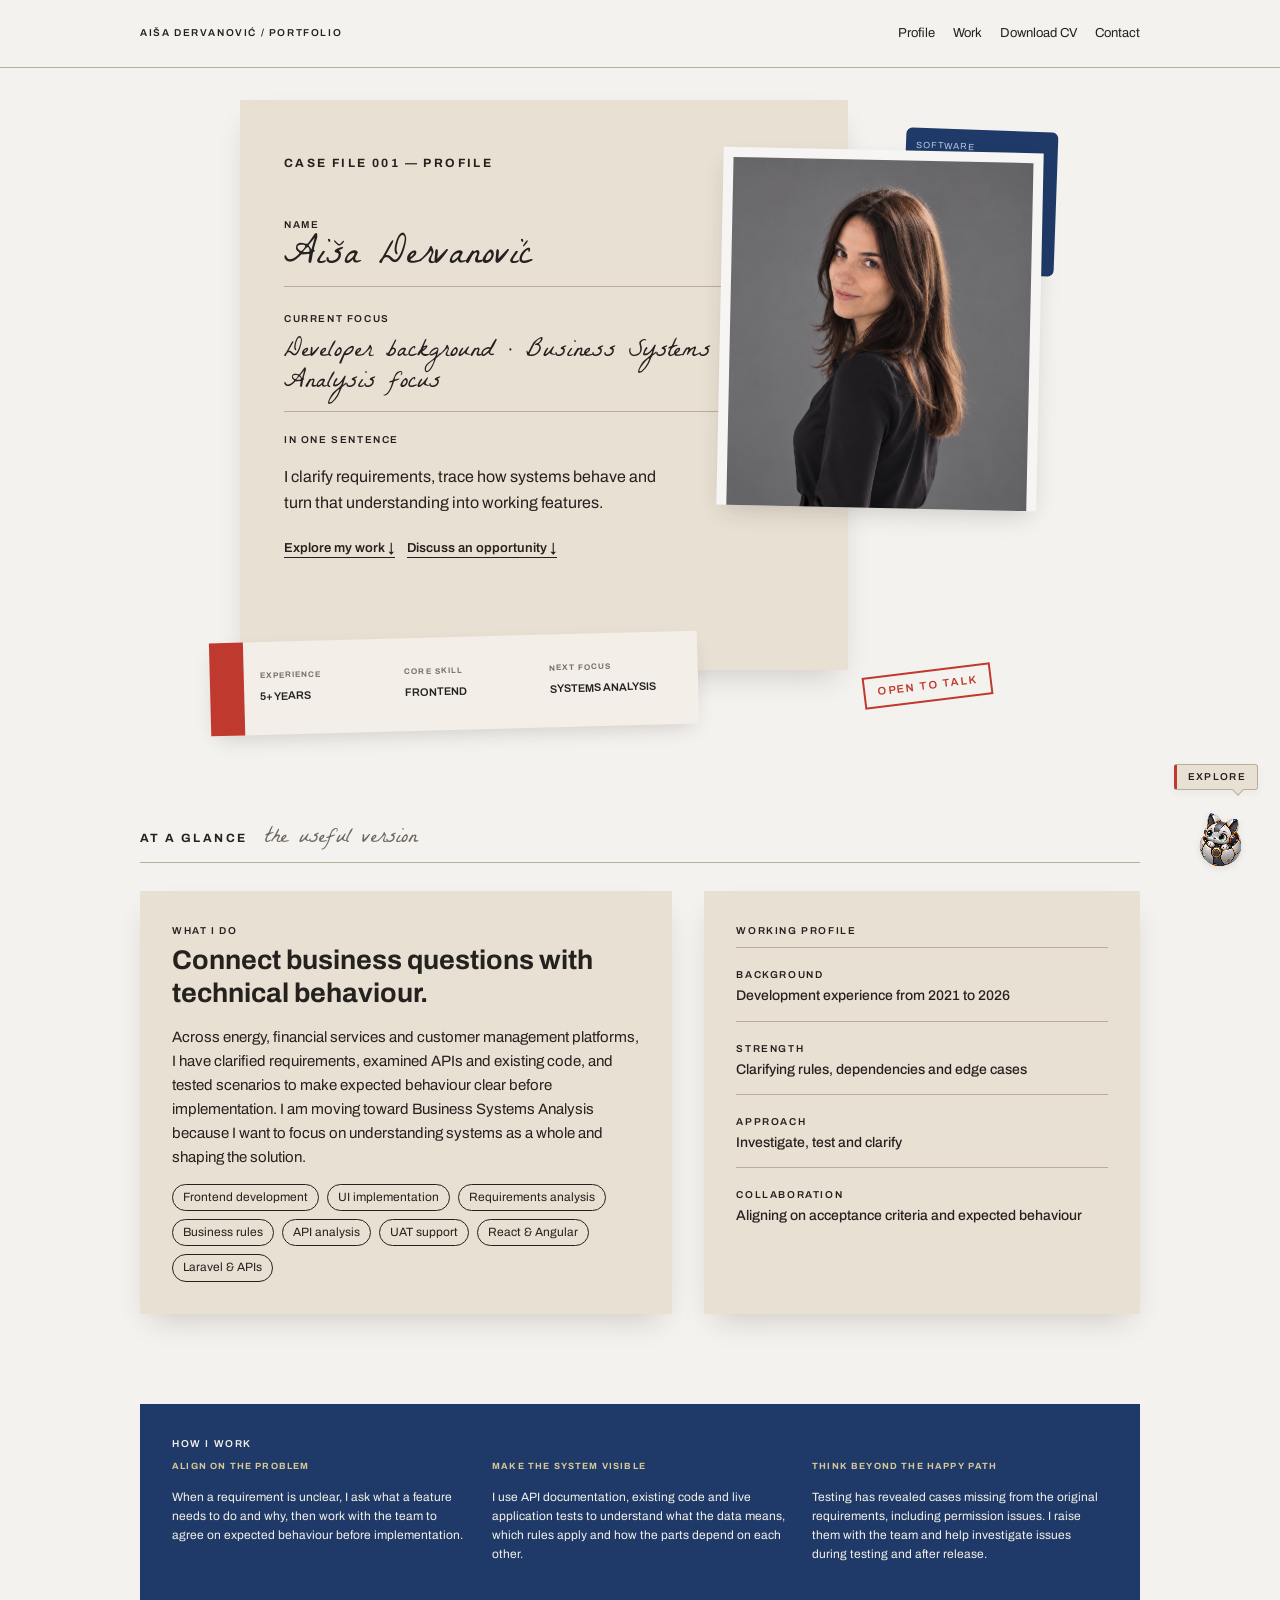
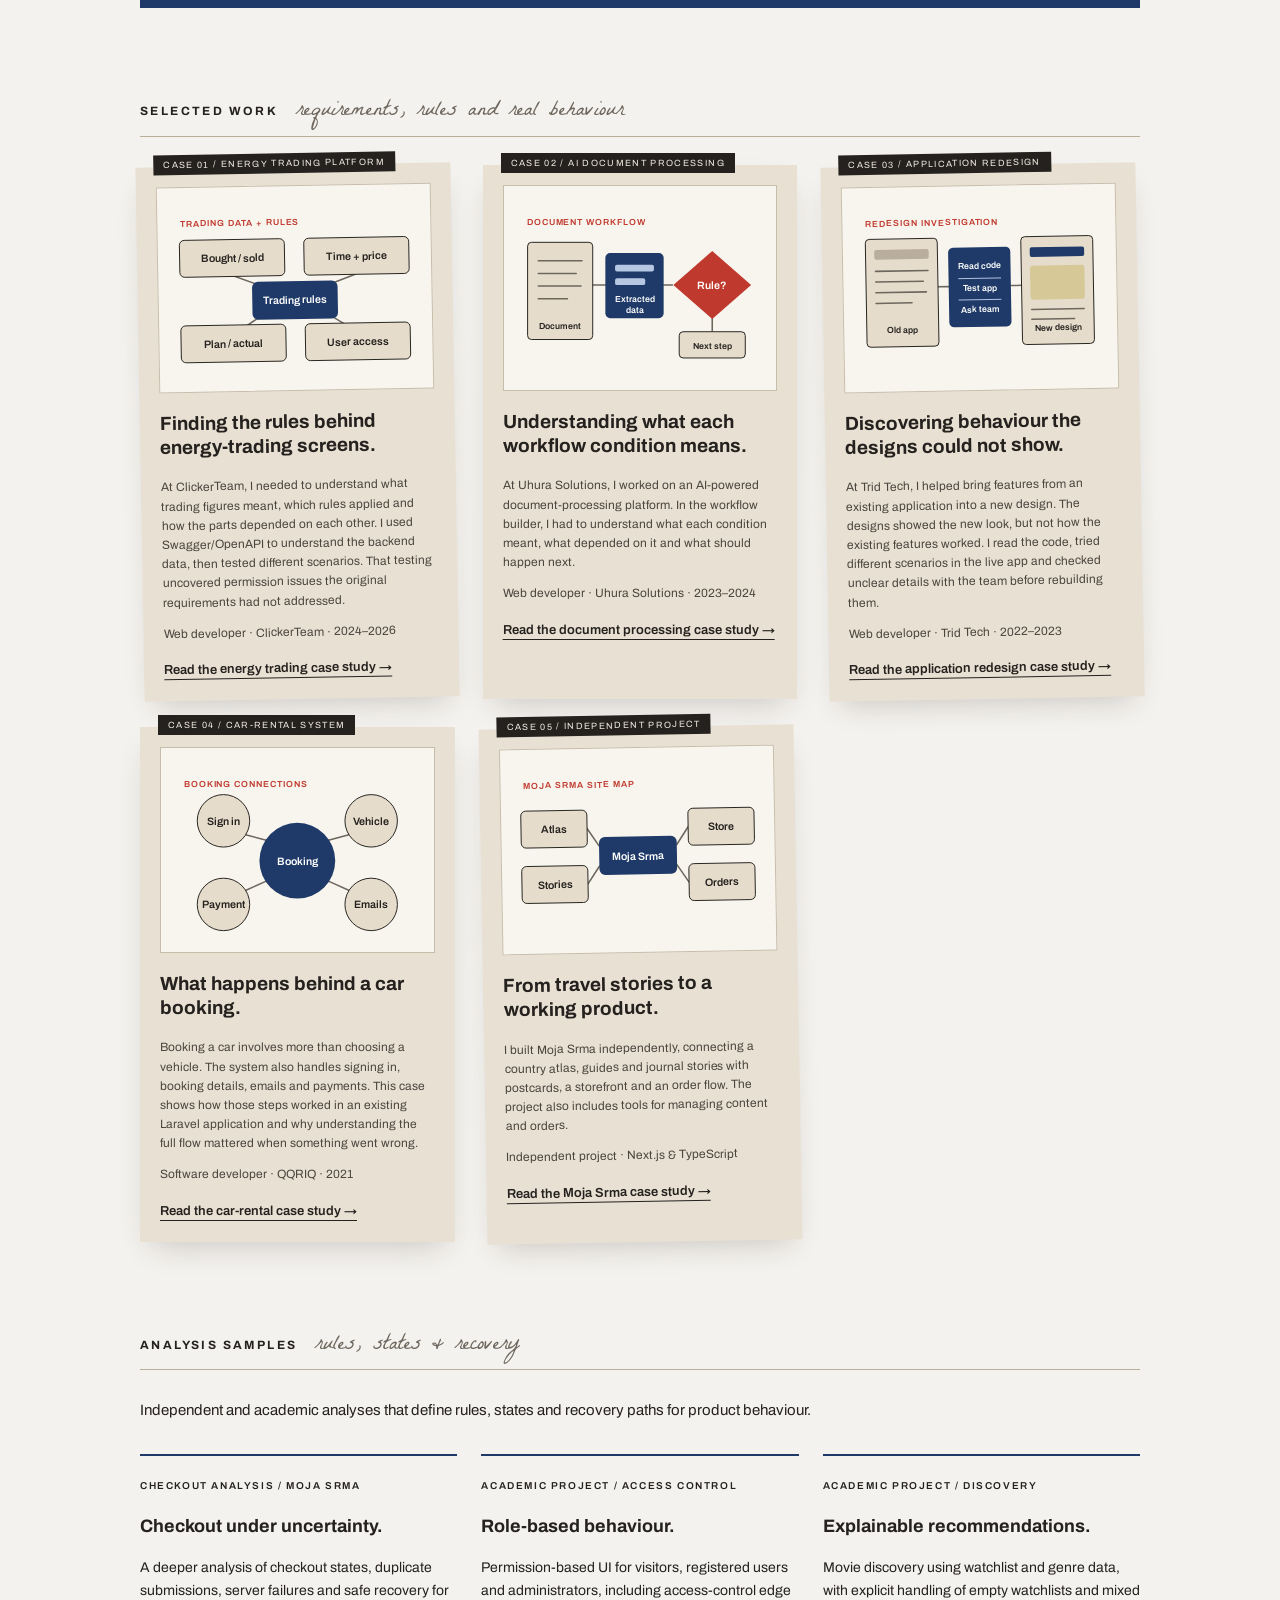
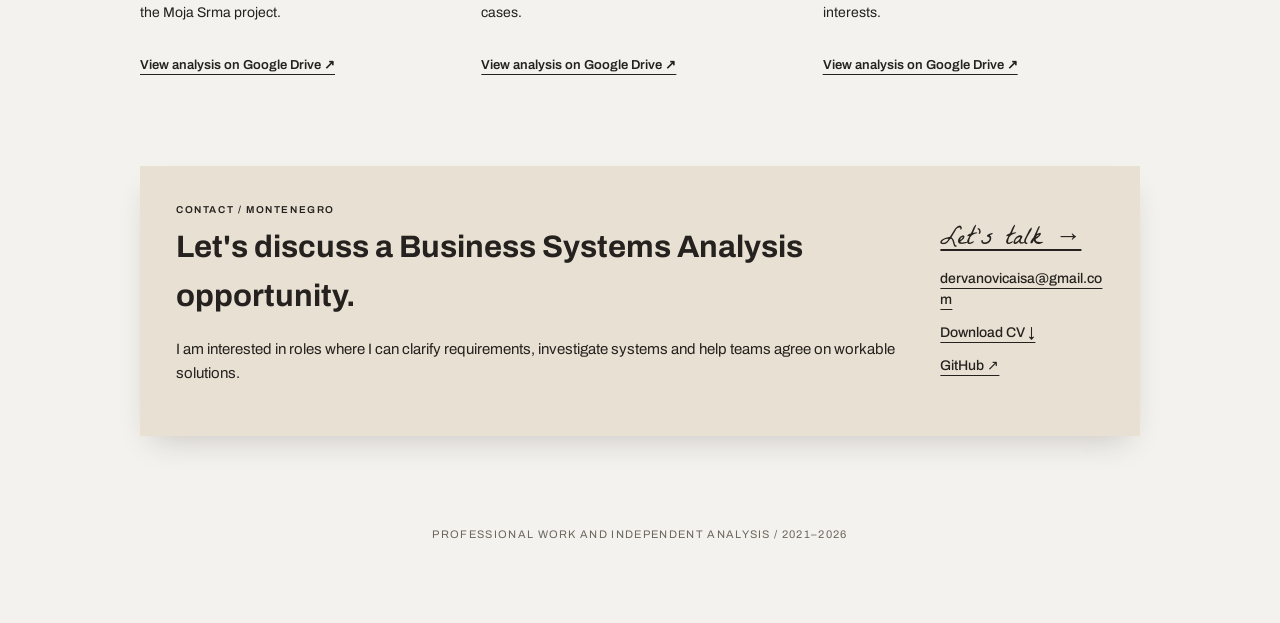
<file: index.html>
<!doctype html>
<html lang="en"><head><meta charset="utf-8"><meta name="viewport" content="width=device-width,initial-scale=1"><title>Aiša Dervanović — Business Systems Analysis | Developer Background</title><meta name="description" content="Developer by background, pursuing Business Systems Analysis. Explore how Aiša Dervanović clarifies requirements, traces system behaviour and turns findings into working features."><link rel="preconnect" href="https://fonts.googleapis.com"><link rel="preconnect" href="https://fonts.gstatic.com" crossorigin><link href="https://fonts.googleapis.com/css2?family=Archivo:wght@400;500;600&family=La+Belle+Aurore&display=swap" rel="stylesheet"><link rel="stylesheet" href="css/style.css"><link rel="stylesheet" href="css/portfolio.css"><link rel="stylesheet" href="css/misa.css"></head><body><a class="skip-link" href="#about">Skip to profile</a><header class="site-header"><nav class="bar" aria-label="Main navigation"><span class="label">Aiša Dervanović / Portfolio</span><div><a href="#about">Profile</a><a href="#work">Work</a><a href="assets/documents/Aisa-Dervanovic-CV.pdf" download>Download CV</a><a href="#contact">Contact</a></div></nav></header><main class="wrap">

<!-- Hero -->
<header class="hero"><div class="sheet file"><h1>CASE FILE 001 — PROFILE</h1><div class="label">Name</div><div class="name">Aiša Dervanović</div><div class="label">Current focus</div><div class="role">Developer background · Business Systems Analysis focus</div><div class="label">In one sentence</div><p class="statement">I clarify requirements, trace how systems behave and turn that understanding into working features.</p><div class="hero-actions"><a href="#work">Explore my work ↓&#xFE0E;</a><a href="#contact">Discuss an opportunity ↓&#xFE0E;</a></div></div><div class="id">SOFTWARE<br>PRODUCT<br>SYSTEMS<br><br>2026</div><div class="portrait"><img src="assets/profile.jpg" alt="Aiša Dervanović"></div><div class="snapshot"><p><b>EXPERIENCE</b><span>5+ YEARS</span></p><p><b>CORE SKILL</b><span>FRONTEND</span></p><p><b>NEXT FOCUS</b><span>SYSTEMS ANALYSIS</span></p></div><span class="stamp">OPEN TO TALK</span></header>

<!-- Profile -->
<section id="about"><div class="section-title"><h2>At a glance</h2><span class="hand">the useful version</span></div><div class="profile"><article class="sheet"><div class="label">What I do</div><h3>Connect business questions with technical behaviour.</h3><p>Across energy, financial services and customer management platforms, I have clarified requirements, examined APIs and existing code, and tested scenarios to make expected behaviour clear before implementation. I am moving toward Business Systems Analysis because I want to focus on understanding systems as a whole and shaping the solution.</p><div class="strengths"><span>Frontend development</span><span>UI implementation</span><span>Requirements analysis</span><span>Business rules</span><span>API analysis</span><span>UAT support</span><span>React &amp; Angular</span><span>Laravel &amp; APIs</span></div></article><aside class="sheet"><div class="label">Working profile</div><div class="facts"><div class="fact"><b class="label">Background</b><span>Development experience from 2021 to 2026</span></div><div class="fact"><b class="label">Strength</b><span>Clarifying rules, dependencies and edge cases</span></div><div class="fact"><b class="label">Approach</b><span>Investigate, test and clarify</span></div><div class="fact"><b class="label">Collaboration</b><span>Aligning on acceptance criteria and expected behaviour</span></div></div></aside></div></section>

<!-- CV evidence -->
<section class="cv-evidence"><div class="label">How I work</div><div class="cv-evidence__grid"><div><b>ALIGN ON THE PROBLEM</b><p>When a requirement is unclear, I ask what a feature needs to do and why, then work with the team to agree on expected behaviour before implementation.</p></div><div><b>MAKE THE SYSTEM VISIBLE</b><p>I use API documentation, existing code and live application tests to understand what the data means, which rules apply and how the parts depend on each other.</p></div><div><b>THINK BEYOND THE HAPPY PATH</b><p>Testing has revealed cases missing from the original requirements, including permission issues. I raise them with the team and help investigate issues during testing and after release.</p></div></div></section>

<!-- Selected work -->
<section id="work"><div class="section-title"><h2>Selected work</h2><span class="hand">requirements, rules and real behaviour</span></div><div class="projects"><article class="sheet project"><span class="tag">CASE 01 / ENERGY TRADING PLATFORM</span><div class="diagram"><svg viewBox="0 0 260 170" role="img" aria-labelledby="diagram-energy">
      <title id="diagram-energy">Illustrative map of the trading figures, rules and access questions behind an energy screen</title>
      <text class="diagram-title" x="13" y="20">TRADING DATA + RULES</text>
      <path class="diagram-line" d="M66 71L103 85M195 71L157 85M66 132L103 108M195 132L157 108"/>
      <rect class="box" x="12" y="34" width="108" height="38" rx="5"/>
      <text class="diagram-label" x="66" y="57" text-anchor="middle">Bought / sold</text>
      <rect class="box" x="140" y="34" width="108" height="38" rx="5"/>
      <text class="diagram-label" x="194" y="57" text-anchor="middle">Time + price</text>
      <rect class="navy" x="86" y="78" width="88" height="39" rx="6"/>
      <text class="diagram-label diagram-light" x="130" y="101" text-anchor="middle">Trading rules</text>
      <rect class="box" x="12" y="122" width="108" height="38" rx="5"/>
      <text class="diagram-label" x="66" y="145" text-anchor="middle">Plan / actual</text>
      <rect class="box" x="140" y="122" width="108" height="38" rx="5"/>
      <text class="diagram-label" x="194" y="145" text-anchor="middle">User access</text>
    </svg></div><h3>Finding the rules behind energy-trading screens.</h3><p>At ClickerTeam, I needed to understand what trading figures meant, which rules applied and how the parts depended on each other. I used Swagger/OpenAPI to understand the backend data, then tested different scenarios. That testing uncovered permission issues the original requirements had not addressed.</p><div class="meta">Web developer · ClickerTeam · 2024–2026</div><a class="project-link" href="energy-trading.html">Read the energy trading case study →&#xFE0E;</a></article><article class="sheet project"><span class="tag">CASE 02 / AI DOCUMENT PROCESSING</span><div class="diagram"><svg viewBox="0 0 260 170" role="img" aria-labelledby="diagram-documents">
      <title id="diagram-documents">Illustrative document workflow from document input through extracted data and conditions to a next step</title>
      <text class="diagram-title" x="13" y="20">DOCUMENT WORKFLOW</text>
      <path class="diagram-line" d="M81 82H94M154 82H163M204 116V129"/>
      <rect class="box" x="14" y="38" width="67" height="100" rx="4"/>
      <path class="diagram-line" d="M25 57H70M25 70H64M25 83H69M25 96H55"/>
      <text class="diagram-small" x="47" y="127" text-anchor="middle">Document</text>
      <rect class="navy" x="94" y="49" width="60" height="67" rx="5"/>
      <rect x="104" y="61" width="40" height="7" rx="2" fill="#b6c7e4"/>
      <rect x="104" y="75" width="31" height="7" rx="2" fill="#b6c7e4"/>
      <text class="diagram-small diagram-light" x="124" y="99" text-anchor="middle">Extracted</text><text class="diagram-small diagram-light" x="124" y="111" text-anchor="middle">data</text>
      <path class="accent" d="M204 47L244 82L204 117L164 82Z"/>
      <text class="diagram-label diagram-light" x="204" y="86" text-anchor="middle">Rule?</text>
      <rect class="box" x="170" y="130" width="68" height="27" rx="4"/>
      <text class="diagram-small" x="204" y="148" text-anchor="middle">Next step</text>
    </svg></div><h3>Understanding what each workflow condition means.</h3><p>At Uhura Solutions, I worked on an AI-powered document-processing platform. In the workflow builder, I had to understand what each condition meant, what depended on it and what should happen next.</p><div class="meta">Web developer · Uhura Solutions · 2023–2024</div><a class="project-link" href="document-processing.html">Read the document processing case study →&#xFE0E;</a></article><article class="sheet project"><span class="tag">CASE 03 / APPLICATION REDESIGN</span><div class="diagram"><svg viewBox="0 0 260 170" role="img" aria-labelledby="diagram-redesign">
      <title id="diagram-redesign">Illustrative comparison of an existing application and a new design, with code reading, testing and team clarification between them</title>
      <text class="diagram-title" x="13" y="20">REDESIGN INVESTIGATION</text>
      <path class="diagram-line" d="M87 83H98M162 83H173"/>
      <rect class="box" x="13" y="33" width="74" height="111" rx="4"/>
      <rect x="22" y="44" width="56" height="10" rx="2" fill="#b9ae9c"/>
      <path class="diagram-line" d="M23 66H77M23 77H72M23 88H75M23 99H60"/>
      <text class="diagram-small" x="50" y="130" text-anchor="middle">Old app</text>
      <rect class="navy" x="98" y="43" width="64" height="82" rx="5"/>
      <text class="diagram-small diagram-light" x="130" y="65" text-anchor="middle">Read code</text>
      <path d="M108 75H152M108 97H152" stroke="#b6c7e4" stroke-width="1"/>
      <text class="diagram-small diagram-light" x="130" y="88" text-anchor="middle">Test app</text>
      <text class="diagram-small diagram-light" x="130" y="110" text-anchor="middle">Ask team</text>
      <rect class="box" x="173" y="33" width="74" height="111" rx="4"/>
      <rect x="182" y="44" width="56" height="10" rx="2" fill="#1f3a68"/>
      <rect x="182" y="63" width="56" height="35" rx="3" fill="#d7c897"/>
      <path class="diagram-line" d="M183 108H237M183 118H227"/>
      <text class="diagram-small" x="210" y="130" text-anchor="middle">New design</text>
    </svg></div><h3>Discovering behaviour the designs could not show.</h3><p>At Trid Tech, I helped bring features from an existing application into a new design. The designs showed the new look, but not how the existing features worked. I read the code, tried different scenarios in the live app and checked unclear details with the team before rebuilding them.</p><div class="meta">Web developer · Trid Tech · 2022–2023</div><a class="project-link" href="customer-management.html">Read the application redesign case study →&#xFE0E;</a></article><article class="sheet project"><span class="tag">CASE 04 / CAR-RENTAL SYSTEM</span><div class="diagram"><svg viewBox="0 0 260 170" role="img" aria-labelledby="diagram-car">
      <title id="diagram-car">Illustrative map of how a car booking connects sign-in, vehicle information, payments and emails</title>
      <text class="diagram-title" x="13" y="20">BOOKING CONNECTIONS</text>
      <path class="diagram-line" d="M98 75L76 69M162 75L184 69M98 117L76 127M162 117L184 127"/>
      <circle class="box" cx="54" cy="55" r="27"/>
      <text class="diagram-label" x="54" y="59" text-anchor="middle">Sign in</text>
      <circle class="box" cx="206" cy="55" r="27"/>
      <text class="diagram-label" x="206" y="59" text-anchor="middle">Vehicle</text>
      <circle class="navy" cx="130" cy="96" r="39"/>
      <text class="diagram-label diagram-light" x="130" y="100" text-anchor="middle">Booking</text>
      <circle class="box" cx="54" cy="141" r="27"/>
      <text class="diagram-label" x="54" y="145" text-anchor="middle">Payment</text>
      <circle class="box" cx="206" cy="141" r="27"/>
      <text class="diagram-label" x="206" y="145" text-anchor="middle">Emails</text>
    </svg></div><h3>What happens behind a car booking.</h3><p>Booking a car involves more than choosing a vehicle. The system also handles signing in, booking details, emails and payments. This case shows how those steps worked in an existing Laravel application and why understanding the full flow mattered when something went wrong.</p><div class="meta">Software developer · QQRIQ · 2021</div><a class="project-link" href="car-rental.html">Read the car-rental case study →&#xFE0E;</a></article><article class="sheet project"><span class="tag">CASE 05 / INDEPENDENT PROJECT</span><div class="diagram"><svg viewBox="0 0 260 170" role="img" aria-labelledby="diagram-moja-srma">
      <title id="diagram-moja-srma">Illustrative map of Moja Srma connecting the atlas, stories, storefront and orders</title>
      <text class="diagram-title" x="13" y="20">MOJA SRMA SITE MAP</text>
      <path class="diagram-line" d="M78 62L90 80M78 119L90 101M170 80L182 62M170 101L182 119"/>
      <rect class="box" x="10" y="43" width="68" height="38" rx="5"/>
      <text class="diagram-label" x="44" y="66" text-anchor="middle">Atlas</text>
      <rect class="box" x="10" y="100" width="68" height="38" rx="5"/>
      <text class="diagram-label" x="44" y="123" text-anchor="middle">Stories</text>
      <rect class="navy" x="90" y="71" width="80" height="39" rx="6"/>
      <text class="diagram-label diagram-light" x="130" y="95" text-anchor="middle">Moja Srma</text>
      <rect class="box" x="182" y="43" width="68" height="38" rx="5"/>
      <text class="diagram-label" x="216" y="66" text-anchor="middle">Store</text>
      <rect class="box" x="182" y="100" width="68" height="38" rx="5"/>
      <text class="diagram-label" x="216" y="123" text-anchor="middle">Orders</text>
    </svg></div><h3>From travel stories to a working product.</h3><p>I built Moja Srma independently, connecting a country atlas, guides and journal stories with postcards, a storefront and an order flow. The project also includes tools for managing content and orders.</p><div class="meta">Independent project · Next.js &amp; TypeScript</div><a class="project-link" href="moja-srma.html">Read the Moja Srma case study →&#xFE0E;</a></article></div></section>

<!-- Contact -->
<section class="analysis-samples" aria-labelledby="samples-title"><div class="section-title"><h2 id="samples-title">Analysis samples</h2><span class="hand">rules, states &amp; recovery</span></div><p>Independent and academic analyses that define rules, states and recovery paths for product behaviour.</p><div class="reasoning-grid"><article><span class="label">Checkout analysis / Moja Srma</span><h3>Checkout under uncertainty.</h3><p>A deeper analysis of checkout states, duplicate submissions, server failures and safe recovery for the Moja Srma project.</p><a class="project-link" href="https://drive.google.com/file/d/18O1v-7SOezw3zwCJG1Db7X0gsSIjczRO/view?usp=drive_link" target="_blank" rel="noopener noreferrer">View analysis on Google Drive &#x2197;&#xFE0E;</a></article><article><span class="label">Academic project / Access control</span><h3>Role-based behaviour.</h3><p>Permission-based UI for visitors, registered users and administrators, including access-control edge cases.</p><a class="project-link" href="https://drive.google.com/file/d/1KuAbAHvnyjsH1hraVg9II6yL-yOAl-75/view?usp=drive_link" target="_blank" rel="noopener noreferrer">View analysis on Google Drive &#x2197;&#xFE0E;</a></article><article><span class="label">Academic project / Discovery</span><h3>Explainable recommendations.</h3><p>Movie discovery using watchlist and genre data, with explicit handling of empty watchlists and mixed interests.</p><a class="project-link" href="https://drive.google.com/file/d/1xb7qC4PzleBp8uR2HcXzq-Mm__adz6-8/view?usp=drive_link" target="_blank" rel="noopener noreferrer">View analysis on Google Drive &#x2197;&#xFE0E;</a></article></div></section>

<section class="sheet contact" id="contact"><div><div class="label">Contact / Montenegro</div><h2>Let's discuss a Business Systems Analysis opportunity.</h2><p>I am interested in roles where I can clarify requirements, investigate systems and help teams agree on workable solutions.</p></div><div class="contact-links"><a href="mailto:dervanovicaisa@gmail.com">Let's talk →&#xFE0E;</a><a class="email-address" href="mailto:dervanovicaisa@gmail.com">dervanovicaisa@gmail.com</a><a href="assets/documents/Aisa-Dervanovic-CV.pdf" download>Download CV ↓&#xFE0E;</a><a href="https://github.com/dervanovicaisa" target="_blank" rel="noopener noreferrer">GitHub &#x2197;&#xFE0E;</a></div></section>

<!-- Footer -->
<footer>PROFESSIONAL WORK AND INDEPENDENT ANALYSIS / 2021–2026</footer>
</main>

<!-- Mi?a guide -->

<script src="js/script.js"></script>
<script src="js/misa.js"></script>
</body></html>
</file>
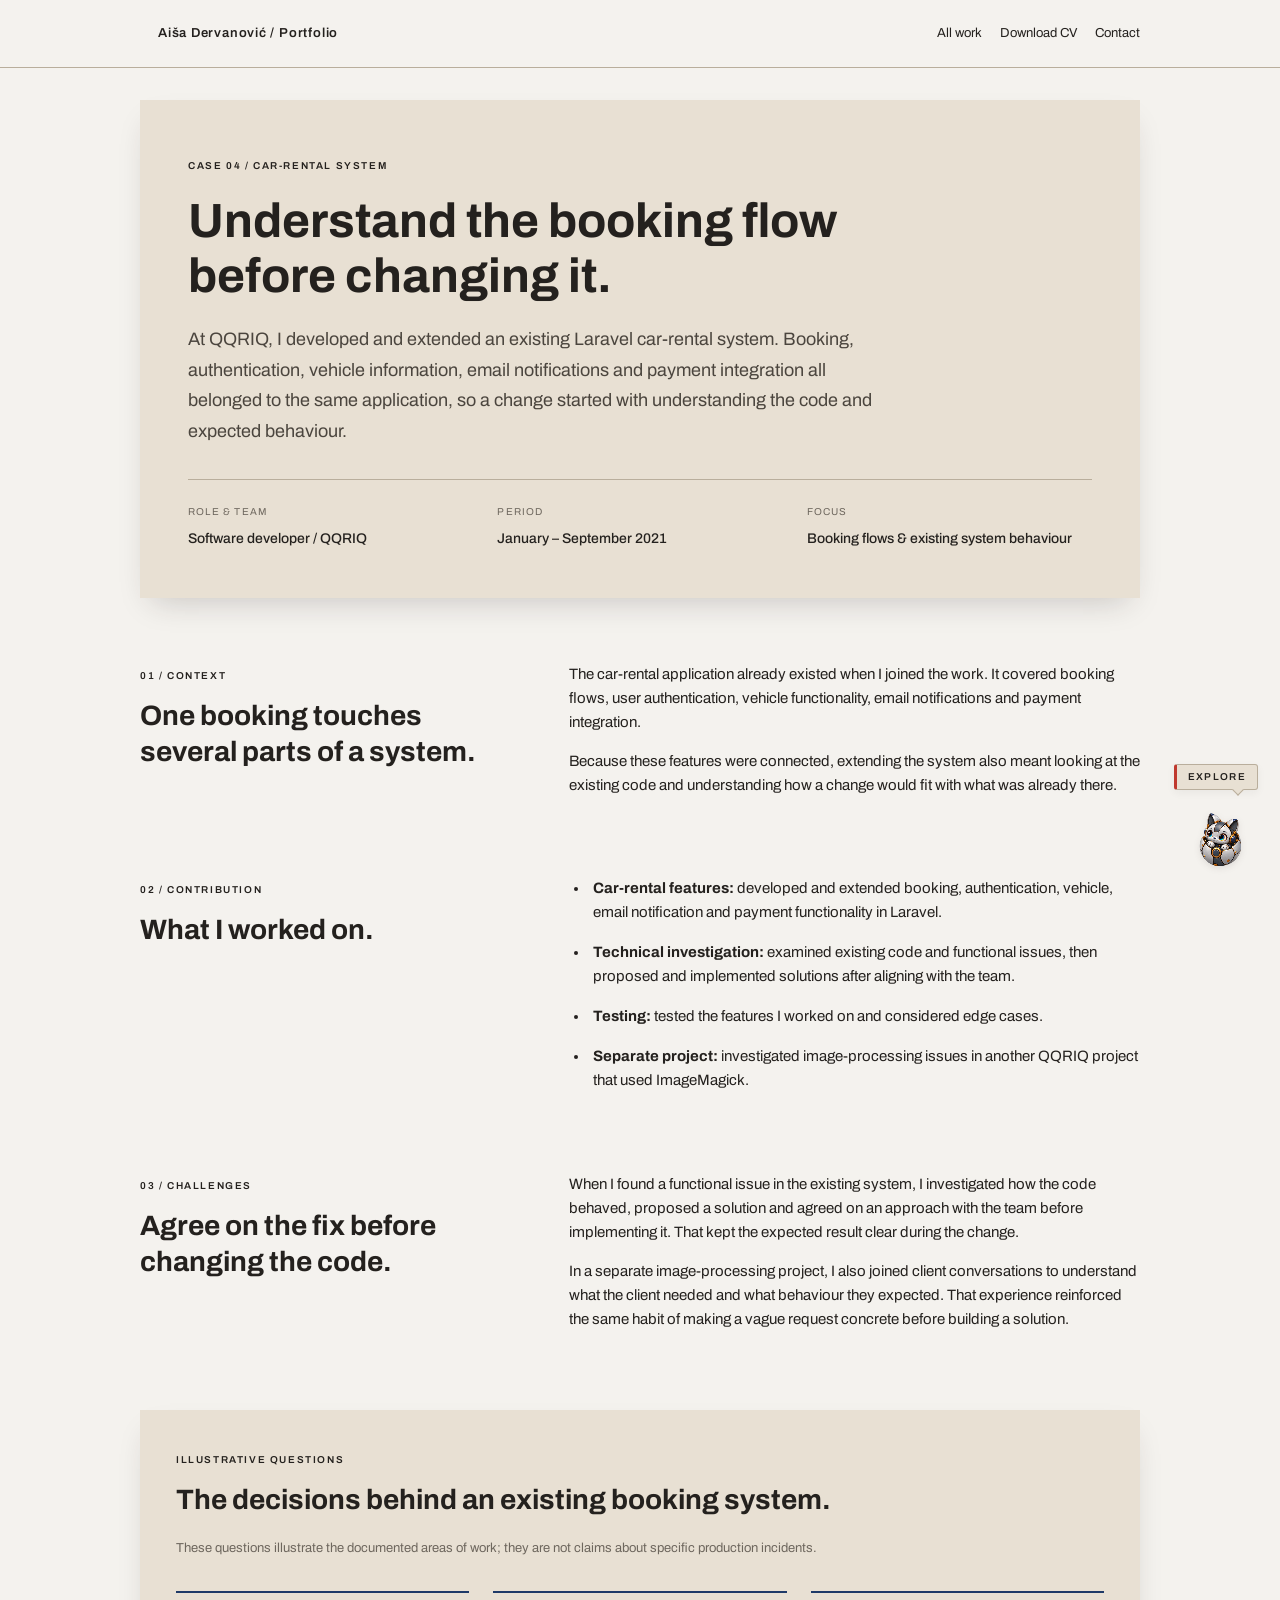
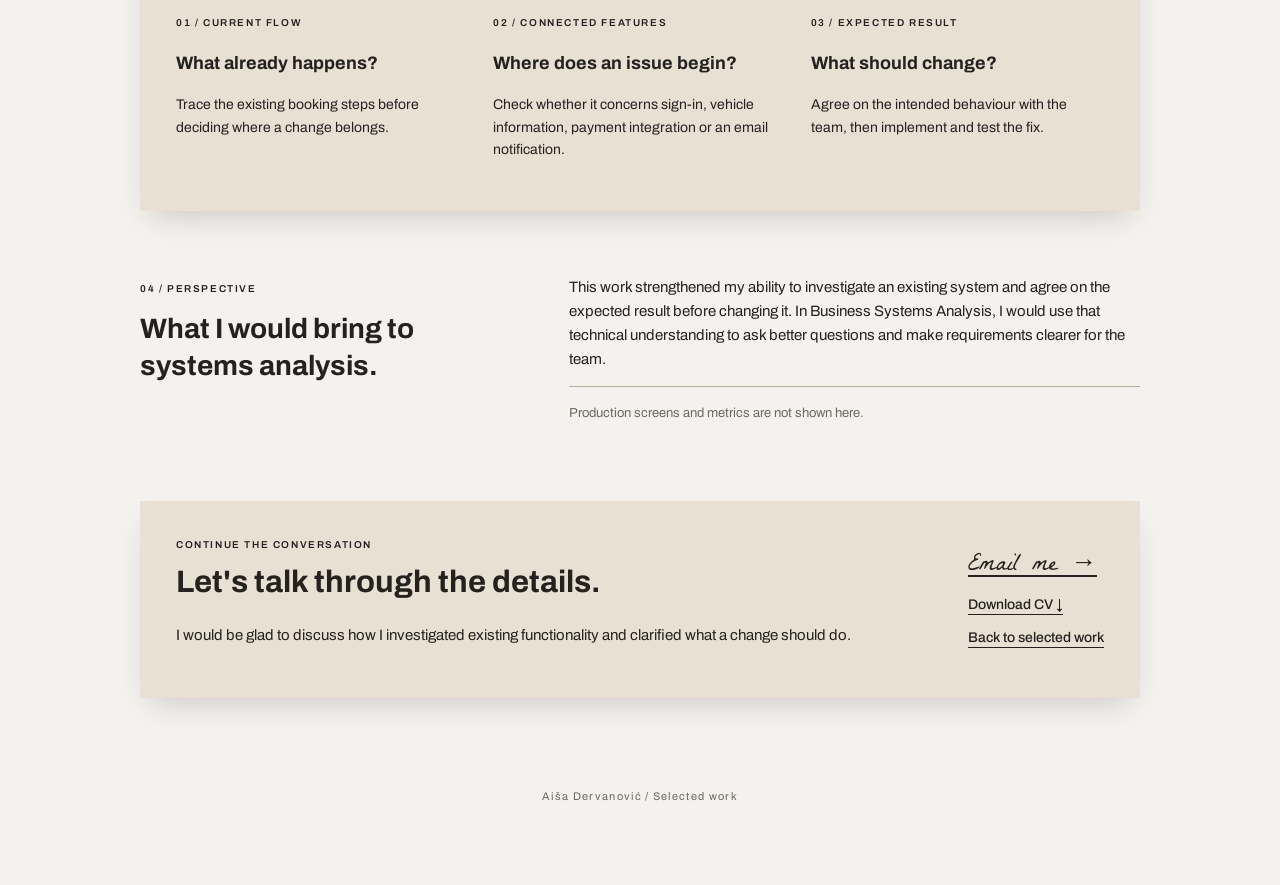
<file: car-rental.html>
<!doctype html>
<html lang="en">
<head>
  <meta charset="utf-8">
  <meta name="viewport" content="width=device-width,initial-scale=1">
  <title>Car-rental system — Aiša Dervanović</title>
  <meta name="description" content="How Aiša Dervanović investigated an existing Laravel car-rental system and extended booking, authentication, vehicle, email and payment features at QQRIQ.">
  <link rel="preconnect" href="https://fonts.googleapis.com">
  <link rel="preconnect" href="https://fonts.gstatic.com" crossorigin>
  <link href="https://fonts.googleapis.com/css2?family=Archivo:wght@400;500;600&family=La+Belle+Aurore&display=swap" rel="stylesheet">
  <link rel="stylesheet" href="css/style.css">
  <link rel="stylesheet" href="css/portfolio.css">
  <link rel="stylesheet" href="css/misa.css">
</head>
<body>
  <a class="skip-link" href="#case-content">Skip to case study</a>
  <header class="site-header"><nav class="bar" aria-label="Main navigation"><a class="brand" href="index.html">Aiša Dervanović / Portfolio</a><div><a href="index.html#work">All work</a><a href="assets/documents/Aisa-Dervanovic-CV.pdf" download>Download CV</a><a href="index.html#contact">Contact</a></div></nav></header>
  <main class="wrap case-page" id="case-content">
    <header class="sheet case-intro">
      <p class="label">Case 04 / Car-rental system</p>
      <h1>Understand the booking flow before changing it.</h1>
      <p class="case-lead">At QQRIQ, I developed and extended an existing Laravel car-rental system. Booking, authentication, vehicle information, email notifications and payment integration all belonged to the same application, so a change started with understanding the code and expected behaviour.</p>
      <dl class="case-facts"><div><dt>Role &amp; team</dt><dd>Software developer / QQRIQ</dd></div><div><dt>Period</dt><dd>January – September 2021</dd></div><div><dt>Focus</dt><dd>Booking flows &amp; existing system behaviour</dd></div></dl>
    </header>
    <section class="case-section" aria-labelledby="context-title"><div class="case-section-heading"><span class="label">01 / Context</span><h2 id="context-title">One booking touches several parts of a system.</h2></div><div class="case-copy"><p>The car-rental application already existed when I joined the work. It covered booking flows, user authentication, vehicle functionality, email notifications and payment integration.</p><p>Because these features were connected, extending the system also meant looking at the existing code and understanding how a change would fit with what was already there.</p></div></section>
    <section class="case-section" aria-labelledby="contribution-title"><div class="case-section-heading"><span class="label">02 / Contribution</span><h2 id="contribution-title">What I worked on.</h2></div><div class="case-copy"><ul class="case-list"><li><b>Car-rental features:</b> developed and extended booking, authentication, vehicle, email notification and payment functionality in Laravel.</li><li><b>Technical investigation:</b> examined existing code and functional issues, then proposed and implemented solutions after aligning with the team.</li><li><b>Testing:</b> tested the features I worked on and considered edge cases.</li><li><b>Separate project:</b> investigated image-processing issues in another QQRIQ project that used ImageMagick.</li></ul></div></section>
    <section class="case-section" aria-labelledby="process-title"><div class="case-section-heading"><span class="label">03 / Challenges</span><h2 id="process-title">Agree on the fix before changing the code.</h2></div><div class="case-copy"><p>When I found a functional issue in the existing system, I investigated how the code behaved, proposed a solution and agreed on an approach with the team before implementing it. That kept the expected result clear during the change.</p><p>In a separate image-processing project, I also joined client conversations to understand what the client needed and what behaviour they expected. That experience reinforced the same habit of making a vague request concrete before building a solution.</p></div></section>
    <section class="sheet case-artifact" aria-labelledby="artifact-title"><span class="label">Illustrative questions</span><h2 id="artifact-title">The decisions behind an existing booking system.</h2><p>These questions illustrate the documented areas of work; they are not claims about specific production incidents.</p><div class="reasoning-grid"><article><span class="label">01 / Current flow</span><h3>What already happens?</h3><p>Trace the existing booking steps before deciding where a change belongs.</p></article><article><span class="label">02 / Connected features</span><h3>Where does an issue begin?</h3><p>Check whether it concerns sign-in, vehicle information, payment integration or an email notification.</p></article><article><span class="label">03 / Expected result</span><h3>What should change?</h3><p>Agree on the intended behaviour with the team, then implement and test the fix.</p></article></div></section>
    <section class="case-section" aria-labelledby="perspective-title"><div class="case-section-heading"><span class="label">04 / Perspective</span><h2 id="perspective-title">What I would bring to systems analysis.</h2></div><div class="case-copy"><p>This work strengthened my ability to investigate an existing system and agree on the expected result before changing it. In Business Systems Analysis, I would use that technical understanding to ask better questions and make requirements clearer for the team.</p><p class="case-note">Production screens and metrics are not shown here.</p></div></section>
    <section class="sheet contact" aria-labelledby="case-contact"><div><div class="label">Continue the conversation</div><h2 id="case-contact">Let's talk through the details.</h2><p>I would be glad to discuss how I investigated existing functionality and clarified what a change should do.</p></div><div class="contact-links"><a href="mailto:dervanovicaisa@gmail.com">Email me →&#xFE0E;</a><a href="assets/documents/Aisa-Dervanovic-CV.pdf" download>Download CV ↓&#xFE0E;</a><a href="index.html#work">Back to selected work</a></div></section>
    <footer>Aiša Dervanović / Selected work</footer>
  </main>
  <script src="js/misa.js"></script>
</body>
</html>
</file>
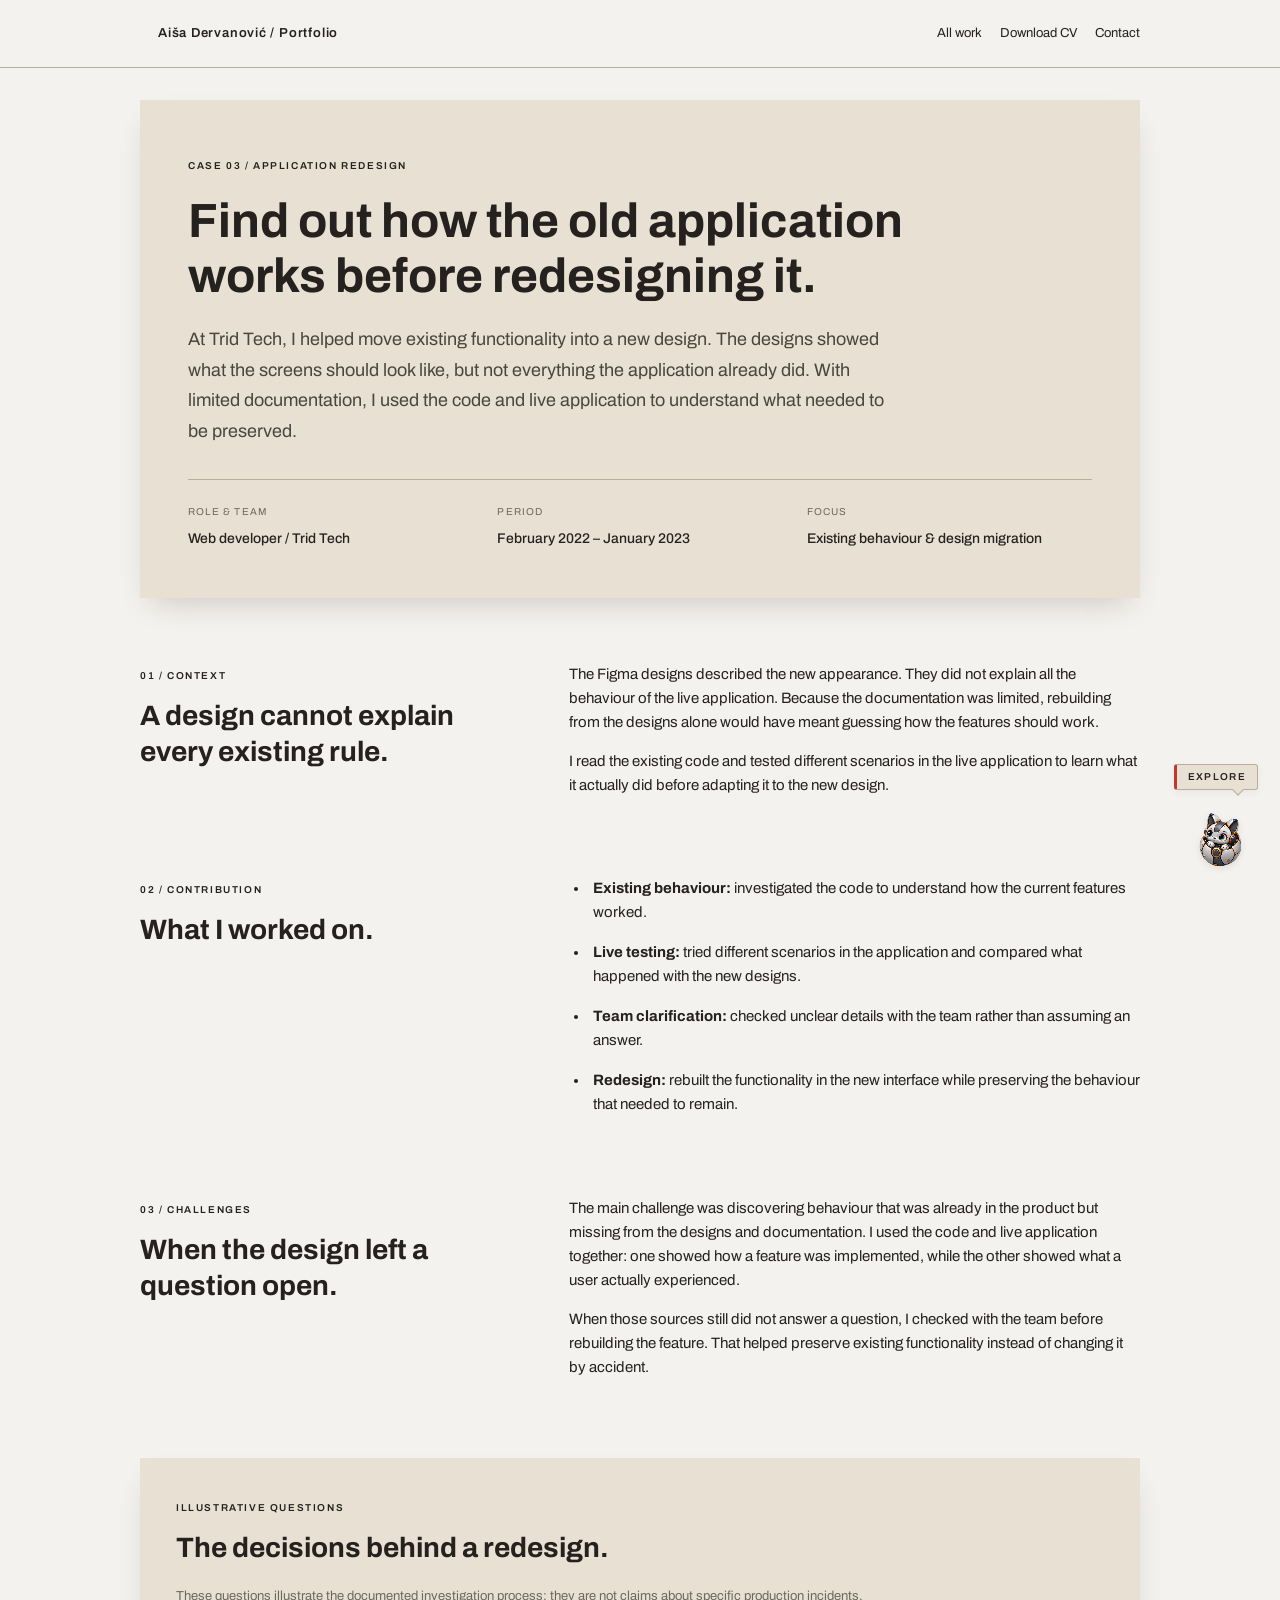
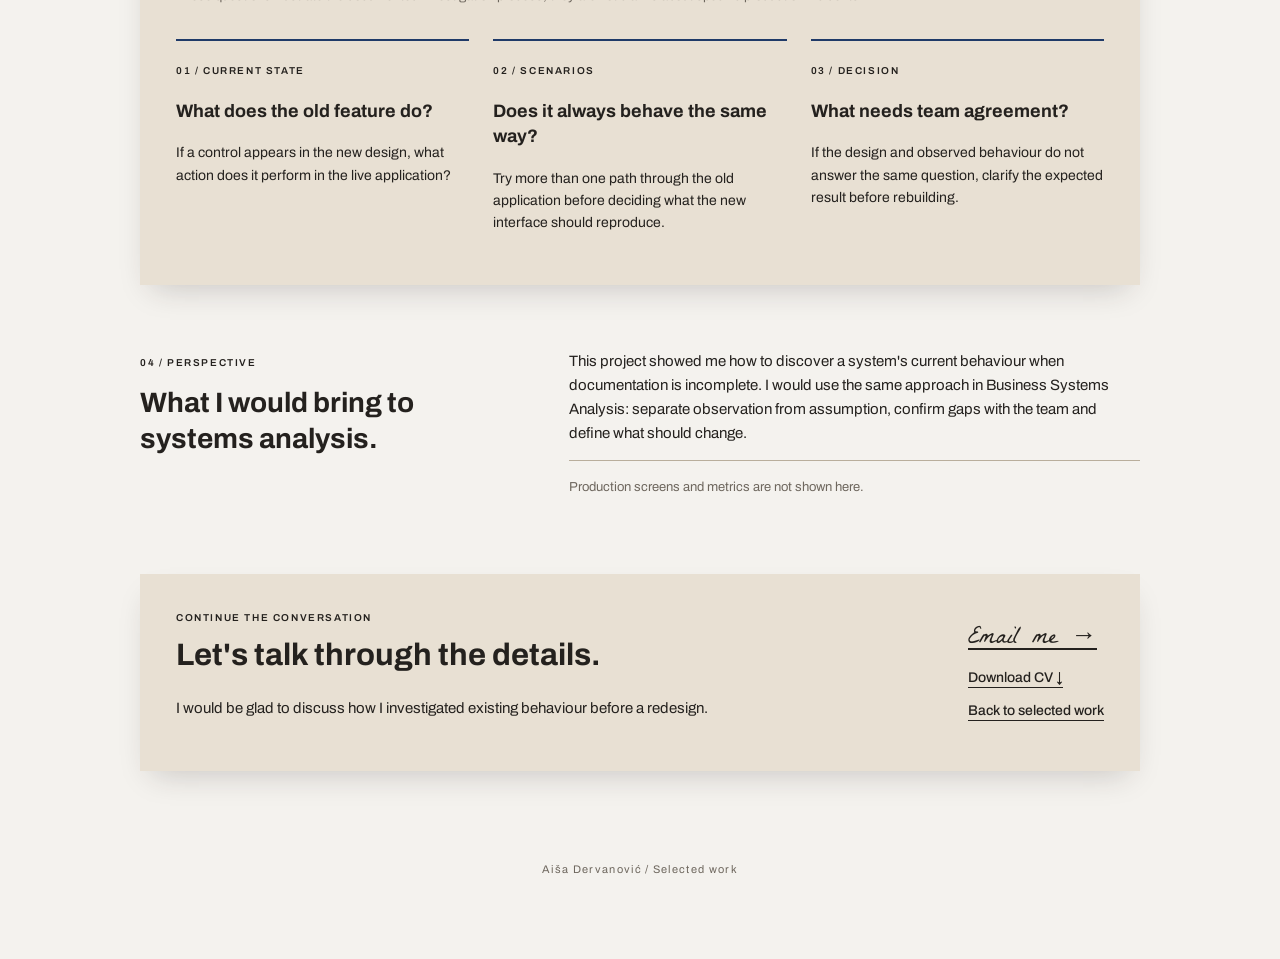
<file: customer-management.html>
<!doctype html>
<html lang="en">
<head>
  <meta charset="utf-8">
  <meta name="viewport" content="width=device-width,initial-scale=1">
  <title>Application redesign — Aiša Dervanović</title>
  <meta name="description" content="How Aiša Dervanović used code investigation and live testing to preserve existing behaviour during an application redesign at Trid Tech.">
  <link rel="preconnect" href="https://fonts.googleapis.com">
  <link rel="preconnect" href="https://fonts.gstatic.com" crossorigin>
  <link href="https://fonts.googleapis.com/css2?family=Archivo:wght@400;500;600&family=La+Belle+Aurore&display=swap" rel="stylesheet">
<link rel="stylesheet" href="css/style.css">
<link rel="stylesheet" href="css/portfolio.css"><link rel="stylesheet" href="css/misa.css">
</head>
<body>
  <a class="skip-link" href="#case-content">Skip to case study</a>
  <header class="site-header"><nav class="bar" aria-label="Main navigation"><a class="brand" href="index.html">Aiša Dervanović / Portfolio</a><div><a href="index.html#work">All work</a><a href="assets/documents/Aisa-Dervanovic-CV.pdf" download>Download CV</a><a href="index.html#contact">Contact</a></div></nav></header>
  <main class="wrap case-page" id="case-content">
    <header class="sheet case-intro">
      <p class="label">Case 03 / Application redesign</p>
      <h1>Find out how the old application works before redesigning it.</h1>
      <p class="case-lead">At Trid Tech, I helped move existing functionality into a new design. The designs showed what the screens should look like, but not everything the application already did. With limited documentation, I used the code and live application to understand what needed to be preserved.</p>
      <dl class="case-facts"><div><dt>Role &amp; team</dt><dd>Web developer / Trid Tech</dd></div><div><dt>Period</dt><dd>February 2022 – January 2023</dd></div><div><dt>Focus</dt><dd>Existing behaviour &amp; design migration</dd></div></dl>
    </header>
    <section class="case-section" aria-labelledby="context-title"><div class="case-section-heading"><span class="label">01 / Context</span><h2 id="context-title">A design cannot explain every existing rule.</h2></div><div class="case-copy"><p>The Figma designs described the new appearance. They did not explain all the behaviour of the live application. Because the documentation was limited, rebuilding from the designs alone would have meant guessing how the features should work.</p><p>I read the existing code and tested different scenarios in the live application to learn what it actually did before adapting it to the new design.</p></div></section>
    <section class="case-section" aria-labelledby="contribution-title"><div class="case-section-heading"><span class="label">02 / Contribution</span><h2 id="contribution-title">What I worked on.</h2></div><div class="case-copy"><ul class="case-list"><li><b>Existing behaviour:</b> investigated the code to understand how the current features worked.</li><li><b>Live testing:</b> tried different scenarios in the application and compared what happened with the new designs.</li><li><b>Team clarification:</b> checked unclear details with the team rather than assuming an answer.</li><li><b>Redesign:</b> rebuilt the functionality in the new interface while preserving the behaviour that needed to remain.</li></ul></div></section>
    <section class="case-section" aria-labelledby="process-title"><div class="case-section-heading"><span class="label">03 / Challenges</span><h2 id="process-title">When the design left a question open.</h2></div><div class="case-copy"><p>The main challenge was discovering behaviour that was already in the product but missing from the designs and documentation. I used the code and live application together: one showed how a feature was implemented, while the other showed what a user actually experienced.</p><p>When those sources still did not answer a question, I checked with the team before rebuilding the feature. That helped preserve existing functionality instead of changing it by accident.</p></div></section>
    <section class="sheet case-artifact" aria-labelledby="artifact-title"><span class="label">Illustrative questions</span><h2 id="artifact-title">The decisions behind a redesign.</h2><p>These questions illustrate the documented investigation process; they are not claims about specific production incidents.</p><div class="reasoning-grid"><article><span class="label">01 / Current state</span><h3>What does the old feature do?</h3><p>If a control appears in the new design, what action does it perform in the live application?</p></article><article><span class="label">02 / Scenarios</span><h3>Does it always behave the same way?</h3><p>Try more than one path through the old application before deciding what the new interface should reproduce.</p></article><article><span class="label">03 / Decision</span><h3>What needs team agreement?</h3><p>If the design and observed behaviour do not answer the same question, clarify the expected result before rebuilding.</p></article></div></section>
    <section class="case-section" aria-labelledby="perspective-title"><div class="case-section-heading"><span class="label">04 / Perspective</span><h2 id="perspective-title">What I would bring to systems analysis.</h2></div><div class="case-copy"><p>This project showed me how to discover a system's current behaviour when documentation is incomplete. I would use the same approach in Business Systems Analysis: separate observation from assumption, confirm gaps with the team and define what should change.</p><p class="case-note">Production screens and metrics are not shown here.</p></div></section>
    <section class="sheet contact" aria-labelledby="case-contact"><div><div class="label">Continue the conversation</div><h2 id="case-contact">Let's talk through the details.</h2><p>I would be glad to discuss how I investigated existing behaviour before a redesign.</p></div><div class="contact-links"><a href="mailto:dervanovicaisa@gmail.com">Email me →&#xFE0E;</a><a href="assets/documents/Aisa-Dervanovic-CV.pdf" download>Download CV ↓&#xFE0E;</a><a href="index.html#work">Back to selected work</a></div></section>
    <footer>Aiša Dervanović / Selected work</footer>
  </main>
<script src="js/misa.js"></script>
</body>
</html>
</file>
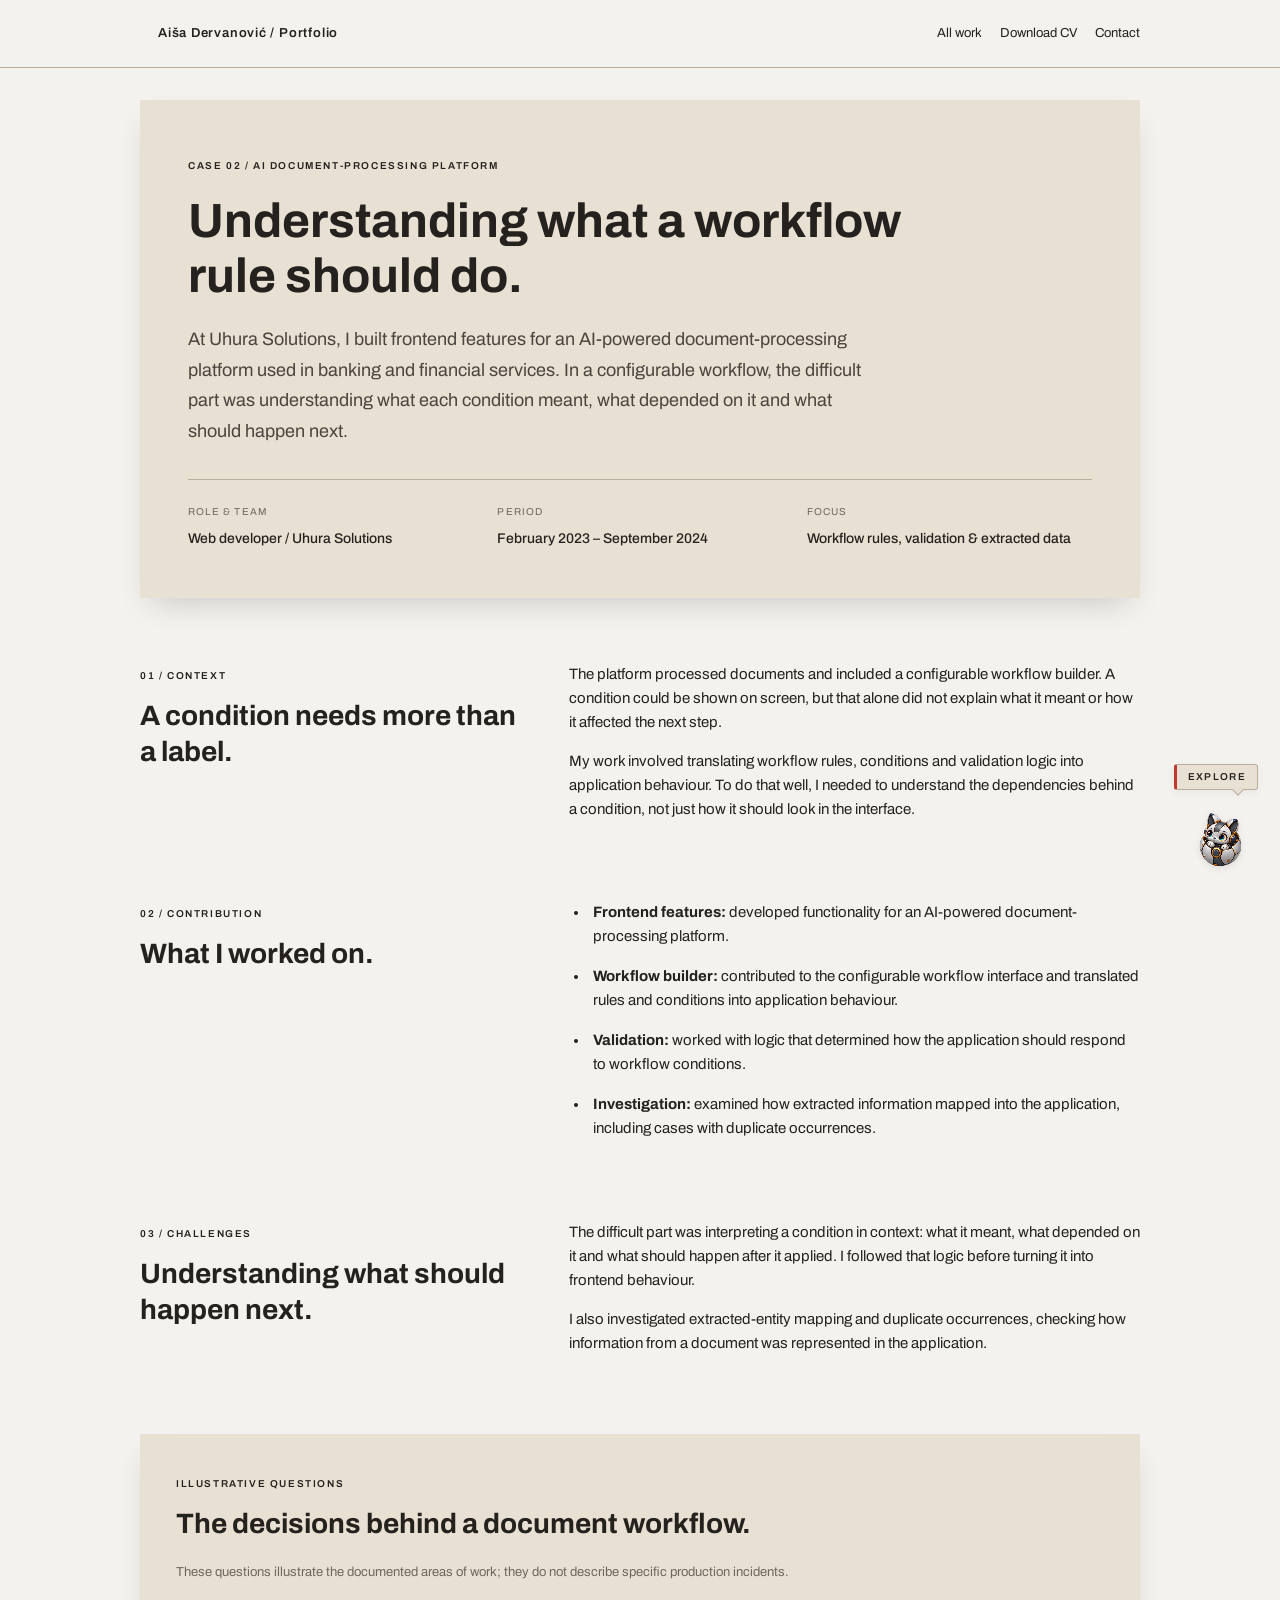
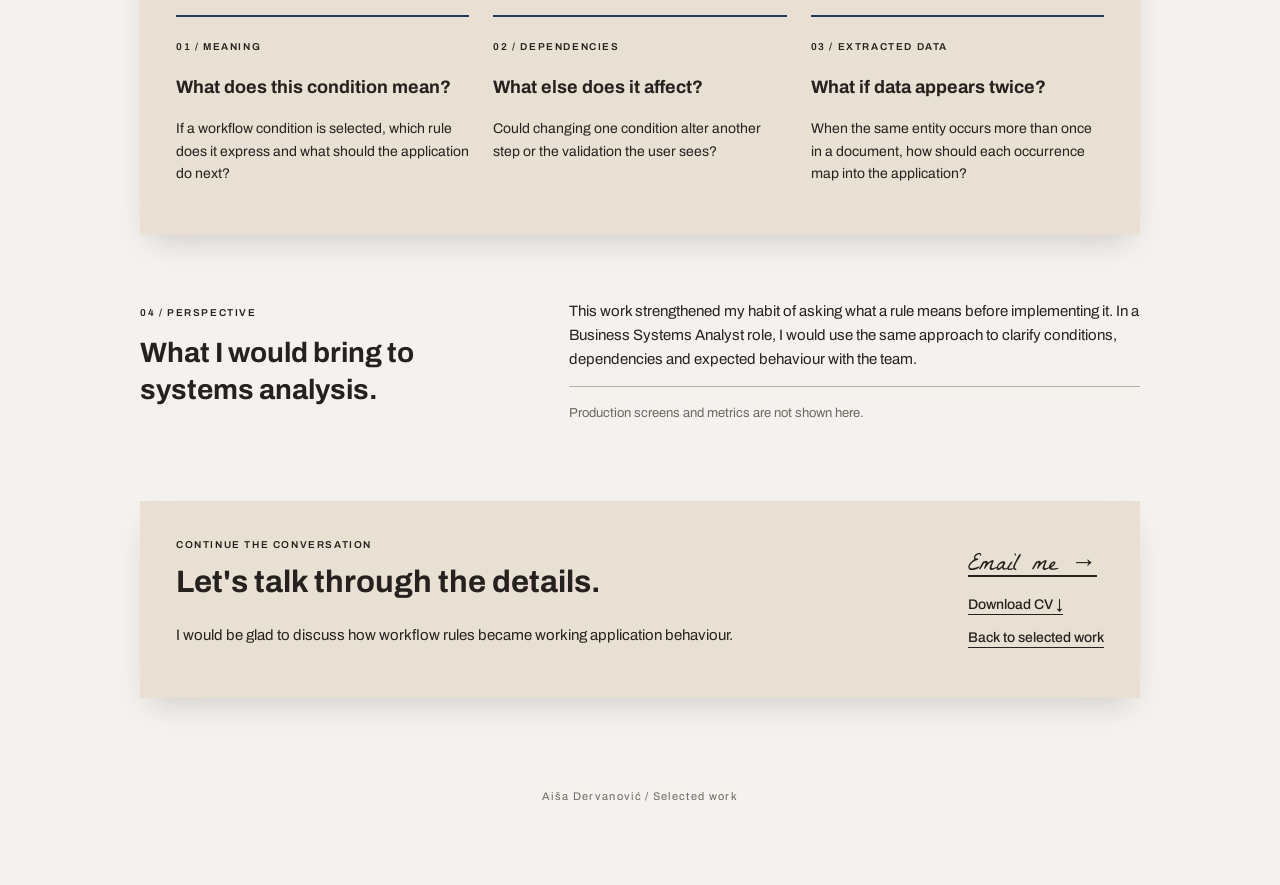
<file: document-processing.html>
<!doctype html>
<html lang="en">
<head>
  <meta charset="utf-8">
  <meta name="viewport" content="width=device-width,initial-scale=1">
  <title>AI document-processing platform — Aiša Dervanović</title>
  <meta name="description" content="How Aiša Dervanović interpreted workflow conditions, validation rules and extracted data while building an AI document-processing platform at Uhura Solutions.">
  <link rel="preconnect" href="https://fonts.googleapis.com">
  <link rel="preconnect" href="https://fonts.gstatic.com" crossorigin>
  <link href="https://fonts.googleapis.com/css2?family=Archivo:wght@400;500;600&family=La+Belle+Aurore&display=swap" rel="stylesheet">
<link rel="stylesheet" href="css/style.css">
<link rel="stylesheet" href="css/portfolio.css"><link rel="stylesheet" href="css/misa.css">
</head>
<body>
  <a class="skip-link" href="#case-content">Skip to case study</a>
  <header class="site-header"><nav class="bar" aria-label="Main navigation"><a class="brand" href="index.html">Aiša Dervanović / Portfolio</a><div><a href="index.html#work">All work</a><a href="assets/documents/Aisa-Dervanovic-CV.pdf" download>Download CV</a><a href="index.html#contact">Contact</a></div></nav></header>
  <main class="wrap case-page" id="case-content">
    <header class="sheet case-intro">
      <p class="label">Case 02 / AI document-processing platform</p>
      <h1>Understanding what a workflow rule should do.</h1>
      <p class="case-lead">At Uhura Solutions, I built frontend features for an AI-powered document-processing platform used in banking and financial services. In a configurable workflow, the difficult part was understanding what each condition meant, what depended on it and what should happen next.</p>
      <dl class="case-facts"><div><dt>Role &amp; team</dt><dd>Web developer / Uhura Solutions</dd></div><div><dt>Period</dt><dd>February 2023 – September 2024</dd></div><div><dt>Focus</dt><dd>Workflow rules, validation &amp; extracted data</dd></div></dl>
    </header>
    <section class="case-section" aria-labelledby="context-title"><div class="case-section-heading"><span class="label">01 / Context</span><h2 id="context-title">A condition needs more than a label.</h2></div><div class="case-copy"><p>The platform processed documents and included a configurable workflow builder. A condition could be shown on screen, but that alone did not explain what it meant or how it affected the next step.</p><p>My work involved translating workflow rules, conditions and validation logic into application behaviour. To do that well, I needed to understand the dependencies behind a condition, not just how it should look in the interface.</p></div></section>
    <section class="case-section" aria-labelledby="contribution-title"><div class="case-section-heading"><span class="label">02 / Contribution</span><h2 id="contribution-title">What I worked on.</h2></div><div class="case-copy"><ul class="case-list"><li><b>Frontend features:</b> developed functionality for an AI-powered document-processing platform.</li><li><b>Workflow builder:</b> contributed to the configurable workflow interface and translated rules and conditions into application behaviour.</li><li><b>Validation:</b> worked with logic that determined how the application should respond to workflow conditions.</li><li><b>Investigation:</b> examined how extracted information mapped into the application, including cases with duplicate occurrences.</li></ul></div></section>
    <section class="case-section" aria-labelledby="process-title"><div class="case-section-heading"><span class="label">03 / Challenges</span><h2 id="process-title">Understanding what should happen next.</h2></div><div class="case-copy"><p>The difficult part was interpreting a condition in context: what it meant, what depended on it and what should happen after it applied. I followed that logic before turning it into frontend behaviour.</p><p>I also investigated extracted-entity mapping and duplicate occurrences, checking how information from a document was represented in the application.</p></div></section>
    <section class="sheet case-artifact" aria-labelledby="artifact-title"><span class="label">Illustrative questions</span><h2 id="artifact-title">The decisions behind a document workflow.</h2><p>These questions illustrate the documented areas of work; they do not describe specific production incidents.</p><div class="reasoning-grid"><article><span class="label">01 / Meaning</span><h3>What does this condition mean?</h3><p>If a workflow condition is selected, which rule does it express and what should the application do next?</p></article><article><span class="label">02 / Dependencies</span><h3>What else does it affect?</h3><p>Could changing one condition alter another step or the validation the user sees?</p></article><article><span class="label">03 / Extracted data</span><h3>What if data appears twice?</h3><p>When the same entity occurs more than once in a document, how should each occurrence map into the application?</p></article></div></section>
    <section class="case-section" aria-labelledby="perspective-title"><div class="case-section-heading"><span class="label">04 / Perspective</span><h2 id="perspective-title">What I would bring to systems analysis.</h2></div><div class="case-copy"><p>This work strengthened my habit of asking what a rule means before implementing it. In a Business Systems Analyst role, I would use the same approach to clarify conditions, dependencies and expected behaviour with the team.</p><p class="case-note">Production screens and metrics are not shown here.</p></div></section>
    <section class="sheet contact" aria-labelledby="case-contact"><div><div class="label">Continue the conversation</div><h2 id="case-contact">Let's talk through the details.</h2><p>I would be glad to discuss how workflow rules became working application behaviour.</p></div><div class="contact-links"><a href="mailto:dervanovicaisa@gmail.com">Email me →&#xFE0E;</a><a href="assets/documents/Aisa-Dervanovic-CV.pdf" download>Download CV ↓&#xFE0E;</a><a href="index.html#work">Back to selected work</a></div></section>
    <footer>Aiša Dervanović / Selected work</footer>
  </main>
<script src="js/misa.js"></script>
</body>
</html>
</file>
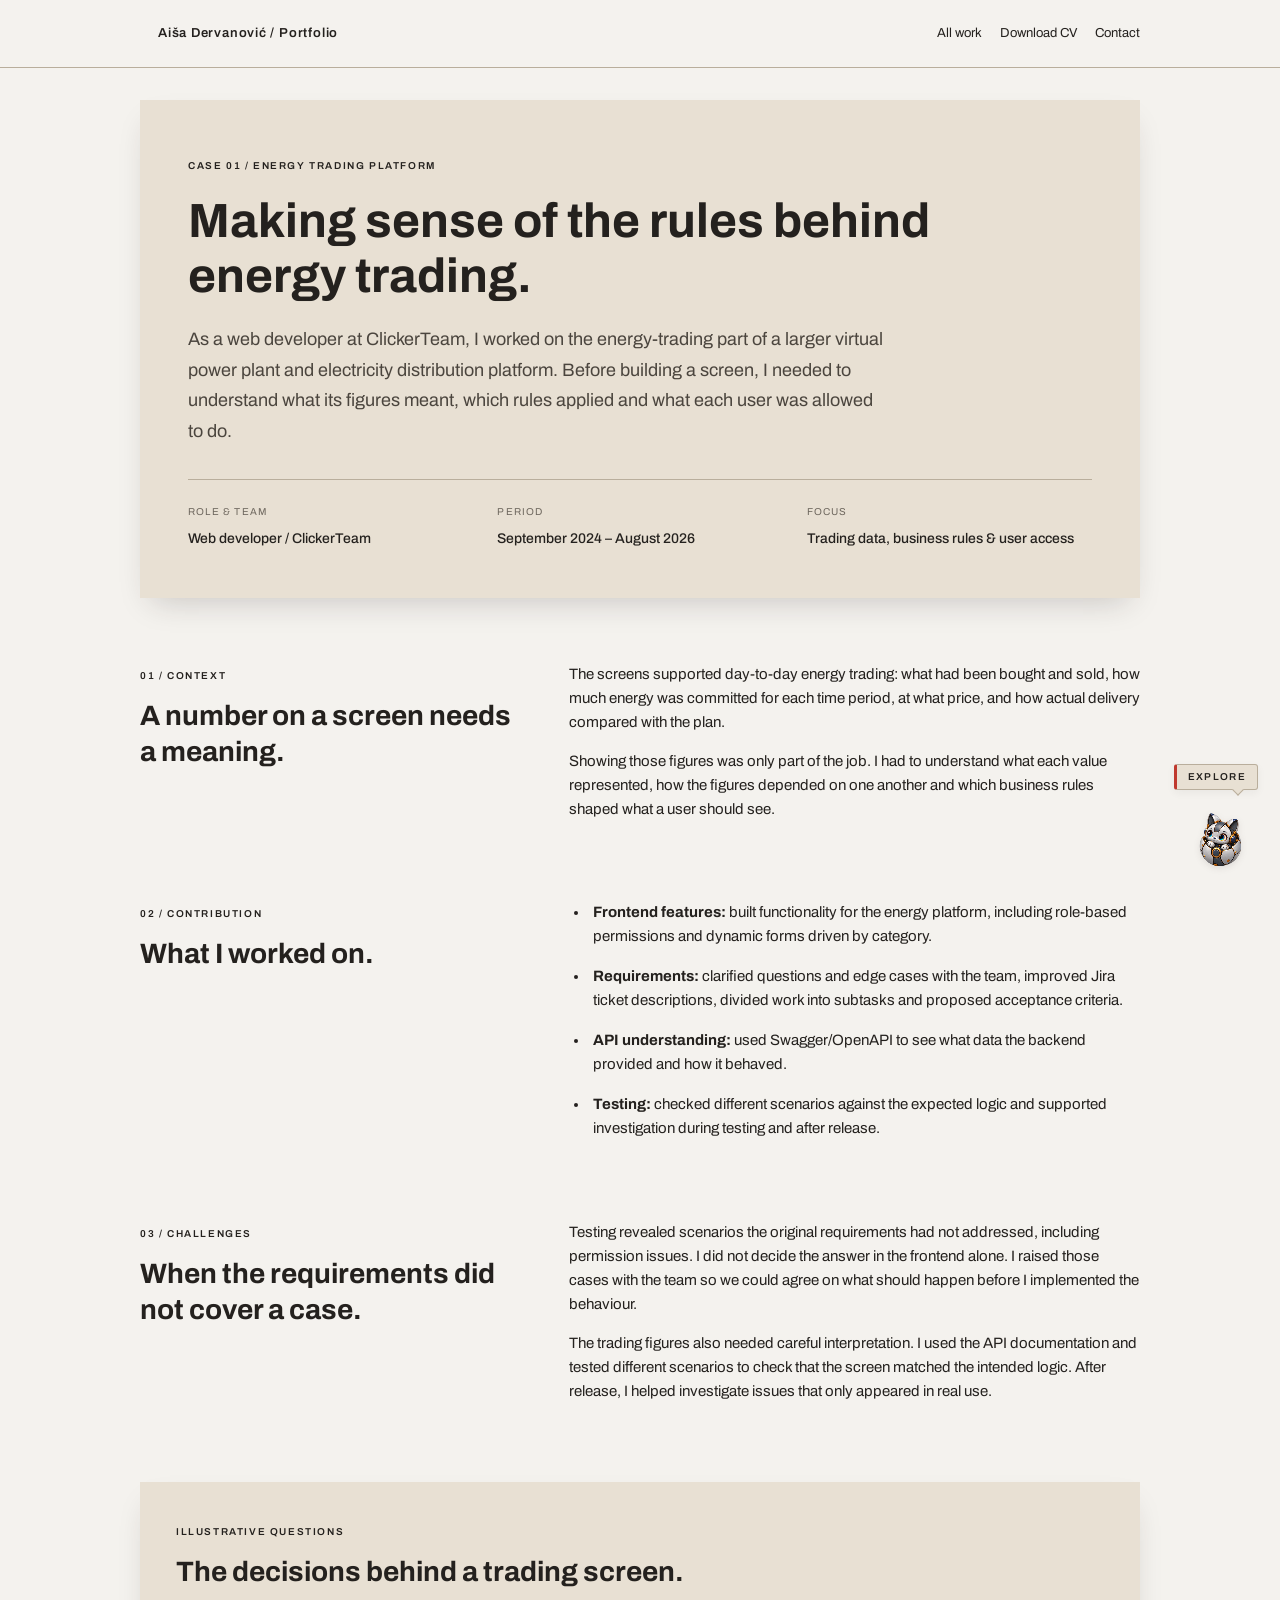
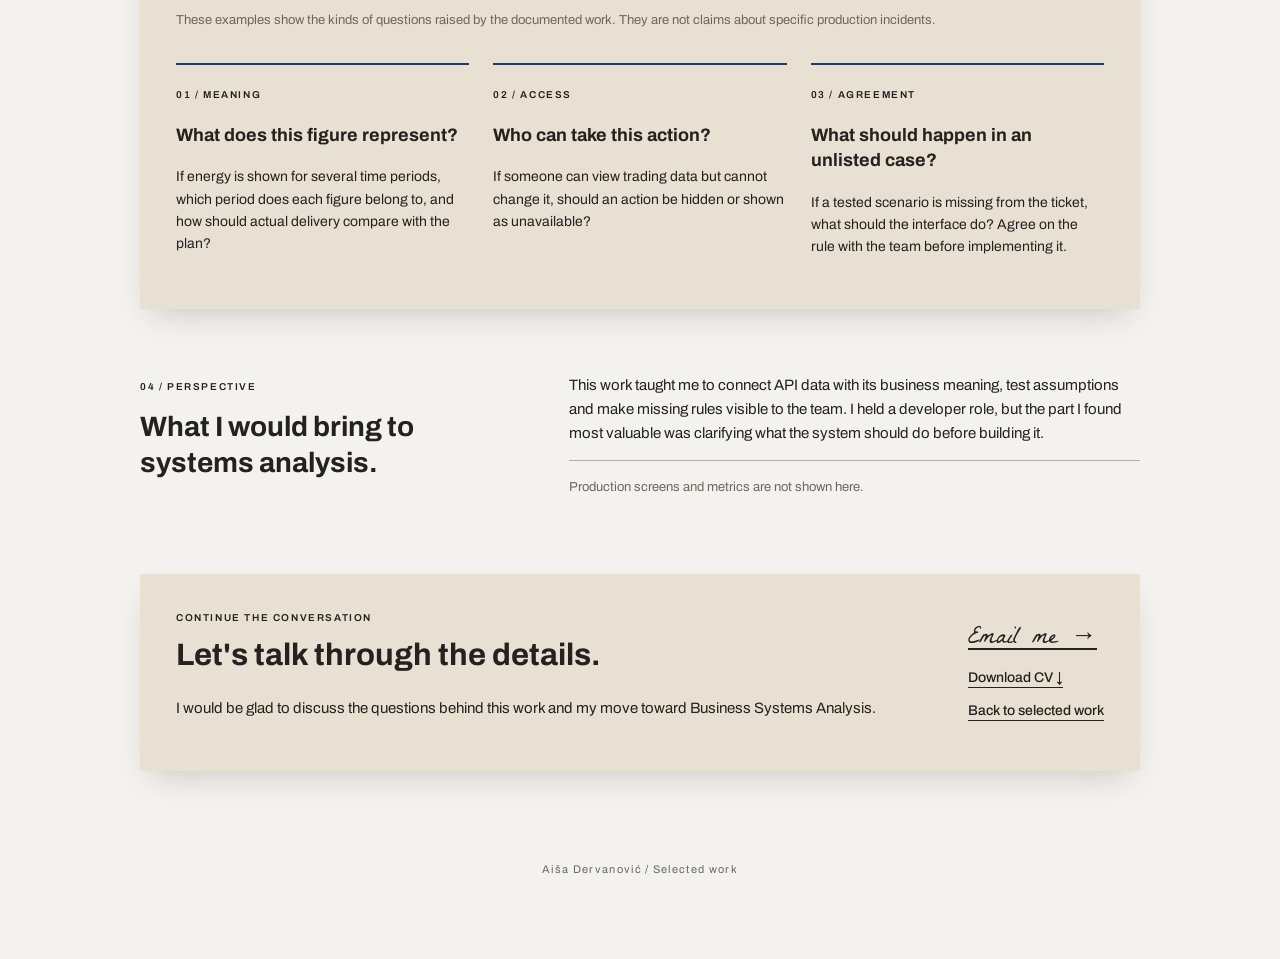
<file: energy-trading.html>
<!doctype html>
<html lang="en">
<head>
  <meta charset="utf-8">
  <meta name="viewport" content="width=device-width,initial-scale=1">
  <title>Energy trading platform — Aiša Dervanović</title>
  <meta name="description" content="How Aiša Dervanović clarified energy-trading data, business rules and permissions while building frontend features at ClickerTeam.">
  <link rel="preconnect" href="https://fonts.googleapis.com">
  <link rel="preconnect" href="https://fonts.gstatic.com" crossorigin>
  <link href="https://fonts.googleapis.com/css2?family=Archivo:wght@400;500;600&family=La+Belle+Aurore&display=swap" rel="stylesheet">
<link rel="stylesheet" href="css/style.css">
<link rel="stylesheet" href="css/portfolio.css"><link rel="stylesheet" href="css/misa.css">
</head>
<body>
  <a class="skip-link" href="#case-content">Skip to case study</a>
  <header class="site-header"><nav class="bar" aria-label="Main navigation"><a class="brand" href="index.html">Aiša Dervanović / Portfolio</a><div><a href="index.html#work">All work</a><a href="assets/documents/Aisa-Dervanovic-CV.pdf" download>Download CV</a><a href="index.html#contact">Contact</a></div></nav></header>
  <main class="wrap case-page" id="case-content">
    <header class="sheet case-intro">
      <p class="label">Case 01 / Energy trading platform</p>
      <h1>Making sense of the rules behind energy trading.</h1>
      <p class="case-lead">As a web developer at ClickerTeam, I worked on the energy-trading part of a larger virtual power plant and electricity distribution platform. Before building a screen, I needed to understand what its figures meant, which rules applied and what each user was allowed to do.</p>
      <dl class="case-facts"><div><dt>Role &amp; team</dt><dd>Web developer / ClickerTeam</dd></div><div><dt>Period</dt><dd>September 2024 – August 2026</dd></div><div><dt>Focus</dt><dd>Trading data, business rules &amp; user access</dd></div></dl>
    </header>
    <section class="case-section" aria-labelledby="context-title"><div class="case-section-heading"><span class="label">01 / Context</span><h2 id="context-title">A number on a screen needs a meaning.</h2></div><div class="case-copy"><p>The screens supported day-to-day energy trading: what had been bought and sold, how much energy was committed for each time period, at what price, and how actual delivery compared with the plan.</p><p>Showing those figures was only part of the job. I had to understand what each value represented, how the figures depended on one another and which business rules shaped what a user should see.</p></div></section>
    <section class="case-section" aria-labelledby="contribution-title"><div class="case-section-heading"><span class="label">02 / Contribution</span><h2 id="contribution-title">What I worked on.</h2></div><div class="case-copy"><ul class="case-list"><li><b>Frontend features:</b> built functionality for the energy platform, including role-based permissions and dynamic forms driven by category.</li><li><b>Requirements:</b> clarified questions and edge cases with the team, improved Jira ticket descriptions, divided work into subtasks and proposed acceptance criteria.</li><li><b>API understanding:</b> used Swagger/OpenAPI to see what data the backend provided and how it behaved.</li><li><b>Testing:</b> checked different scenarios against the expected logic and supported investigation during testing and after release.</li></ul></div></section>
    <section class="case-section" aria-labelledby="process-title"><div class="case-section-heading"><span class="label">03 / Challenges</span><h2 id="process-title">When the requirements did not cover a case.</h2></div><div class="case-copy"><p>Testing revealed scenarios the original requirements had not addressed, including permission issues. I did not decide the answer in the frontend alone. I raised those cases with the team so we could agree on what should happen before I implemented the behaviour.</p><p>The trading figures also needed careful interpretation. I used the API documentation and tested different scenarios to check that the screen matched the intended logic. After release, I helped investigate issues that only appeared in real use.</p></div></section>
    <section class="sheet case-artifact" aria-labelledby="artifact-title"><span class="label">Illustrative questions</span><h2 id="artifact-title">The decisions behind a trading screen.</h2><p>These examples show the kinds of questions raised by the documented work. They are not claims about specific production incidents.</p><div class="reasoning-grid"><article><span class="label">01 / Meaning</span><h3>What does this figure represent?</h3><p>If energy is shown for several time periods, which period does each figure belong to, and how should actual delivery compare with the plan?</p></article><article><span class="label">02 / Access</span><h3>Who can take this action?</h3><p>If someone can view trading data but cannot change it, should an action be hidden or shown as unavailable?</p></article><article><span class="label">03 / Agreement</span><h3>What should happen in an unlisted case?</h3><p>If a tested scenario is missing from the ticket, what should the interface do? Agree on the rule with the team before implementing it.</p></article></div></section>
    <section class="case-section" aria-labelledby="perspective-title"><div class="case-section-heading"><span class="label">04 / Perspective</span><h2 id="perspective-title">What I would bring to systems analysis.</h2></div><div class="case-copy"><p>This work taught me to connect API data with its business meaning, test assumptions and make missing rules visible to the team. I held a developer role, but the part I found most valuable was clarifying what the system should do before building it.</p><p class="case-note">Production screens and metrics are not shown here.</p></div></section>
    <section class="sheet contact" aria-labelledby="case-contact"><div><div class="label">Continue the conversation</div><h2 id="case-contact">Let's talk through the details.</h2><p>I would be glad to discuss the questions behind this work and my move toward Business Systems Analysis.</p></div><div class="contact-links"><a href="mailto:dervanovicaisa@gmail.com">Email me →&#xFE0E;</a><a href="assets/documents/Aisa-Dervanovic-CV.pdf" download>Download CV ↓&#xFE0E;</a><a href="index.html#work">Back to selected work</a></div></section>
    <footer>Aiša Dervanović / Selected work</footer>
  </main>
<script src="js/misa.js"></script>
</body>
</html>
</file>
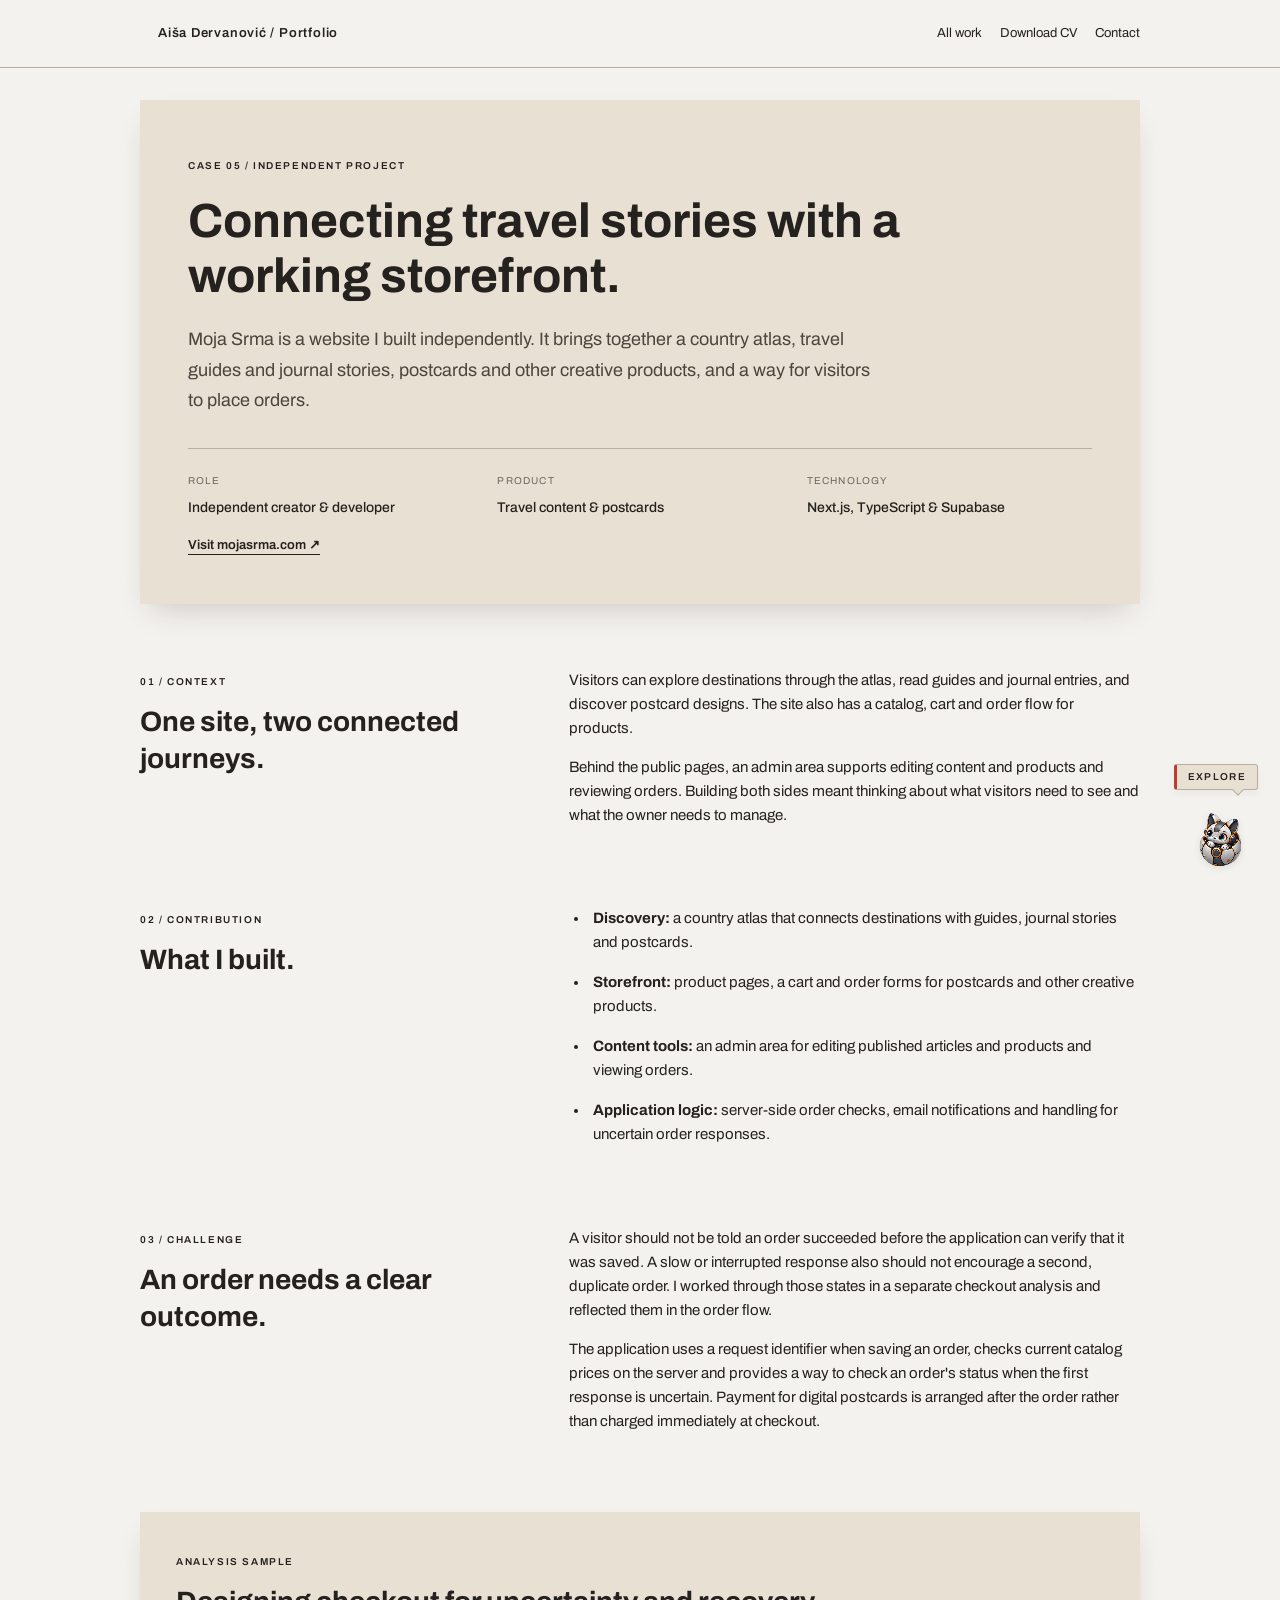
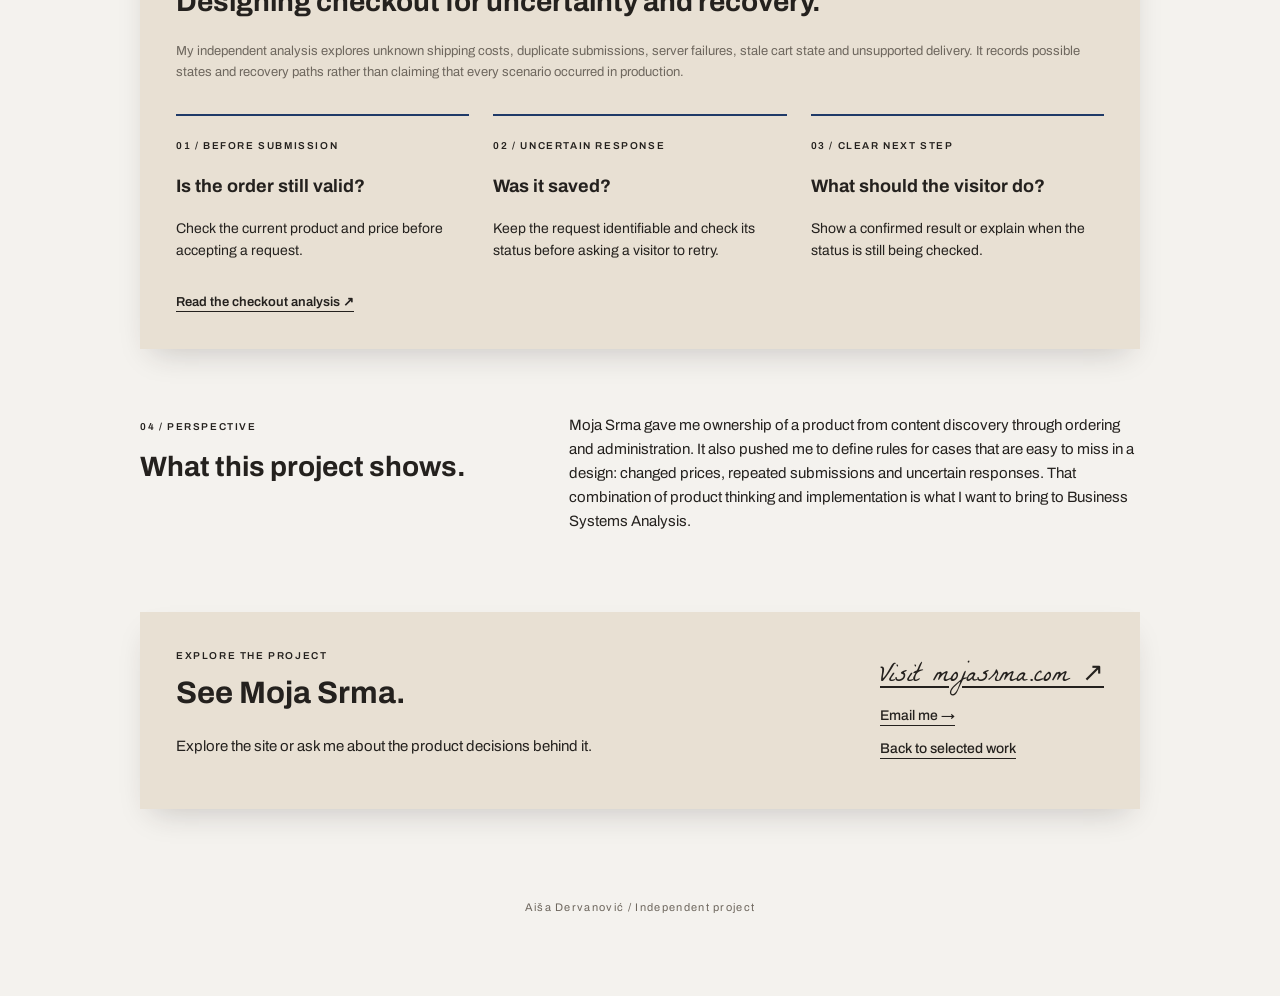
<file: moja-srma.html>
<!doctype html>
<html lang="en">
<head>
  <meta charset="utf-8">
  <meta name="viewport" content="width=device-width,initial-scale=1">
  <title>Moja Srma — Independent project | Aiša Dervanović</title>
  <meta name="description" content="Moja Srma is Aiša Dervanović's independent travel and postcard website, connecting a country atlas, stories, products, orders and content management.">
  <link rel="preconnect" href="https://fonts.googleapis.com">
  <link rel="preconnect" href="https://fonts.gstatic.com" crossorigin>
  <link href="https://fonts.googleapis.com/css2?family=Archivo:wght@400;500;600&family=La+Belle+Aurore&display=swap" rel="stylesheet">
  <link rel="stylesheet" href="css/style.css">
  <link rel="stylesheet" href="css/portfolio.css">
  <link rel="stylesheet" href="css/misa.css">
</head>
<body>
  <a class="skip-link" href="#case-content">Skip to case study</a>
  <header class="site-header"><nav class="bar" aria-label="Main navigation"><a class="brand" href="index.html">Aiša Dervanović / Portfolio</a><div><a href="index.html#work">All work</a><a href="assets/documents/Aisa-Dervanovic-CV.pdf" download>Download CV</a><a href="index.html#contact">Contact</a></div></nav></header>
  <main class="wrap case-page" id="case-content">
    <header class="sheet case-intro">
      <p class="label">Case 05 / Independent project</p>
      <h1>Connecting travel stories with a working storefront.</h1>
      <p class="case-lead">Moja Srma is a website I built independently. It brings together a country atlas, travel guides and journal stories, postcards and other creative products, and a way for visitors to place orders.</p>
      <dl class="case-facts"><div><dt>Role</dt><dd>Independent creator &amp; developer</dd></div><div><dt>Product</dt><dd>Travel content &amp; postcards</dd></div><div><dt>Technology</dt><dd>Next.js, TypeScript &amp; Supabase</dd></div></dl>
      <a class="project-link" href="https://mojasrma.com/" target="_blank" rel="noopener noreferrer">Visit mojasrma.com ↗&#xFE0E;</a>
    </header>
    <section class="case-section" aria-labelledby="context-title"><div class="case-section-heading"><span class="label">01 / Context</span><h2 id="context-title">One site, two connected journeys.</h2></div><div class="case-copy"><p>Visitors can explore destinations through the atlas, read guides and journal entries, and discover postcard designs. The site also has a catalog, cart and order flow for products.</p><p>Behind the public pages, an admin area supports editing content and products and reviewing orders. Building both sides meant thinking about what visitors need to see and what the owner needs to manage.</p></div></section>
    <section class="case-section" aria-labelledby="contribution-title"><div class="case-section-heading"><span class="label">02 / Contribution</span><h2 id="contribution-title">What I built.</h2></div><div class="case-copy"><ul class="case-list"><li><b>Discovery:</b> a country atlas that connects destinations with guides, journal stories and postcards.</li><li><b>Storefront:</b> product pages, a cart and order forms for postcards and other creative products.</li><li><b>Content tools:</b> an admin area for editing published articles and products and viewing orders.</li><li><b>Application logic:</b> server-side order checks, email notifications and handling for uncertain order responses.</li></ul></div></section>
    <section class="case-section" aria-labelledby="process-title"><div class="case-section-heading"><span class="label">03 / Challenge</span><h2 id="process-title">An order needs a clear outcome.</h2></div><div class="case-copy"><p>A visitor should not be told an order succeeded before the application can verify that it was saved. A slow or interrupted response also should not encourage a second, duplicate order. I worked through those states in a separate checkout analysis and reflected them in the order flow.</p><p>The application uses a request identifier when saving an order, checks current catalog prices on the server and provides a way to check an order's status when the first response is uncertain. Payment for digital postcards is arranged after the order rather than charged immediately at checkout.</p></div></section>
    <section class="sheet case-artifact" aria-labelledby="artifact-title"><span class="label">Analysis sample</span><h2 id="artifact-title">Designing checkout for uncertainty and recovery.</h2><p>My independent analysis explores unknown shipping costs, duplicate submissions, server failures, stale cart state and unsupported delivery. It records possible states and recovery paths rather than claiming that every scenario occurred in production.</p><div class="reasoning-grid"><article><span class="label">01 / Before submission</span><h3>Is the order still valid?</h3><p>Check the current product and price before accepting a request.</p></article><article><span class="label">02 / Uncertain response</span><h3>Was it saved?</h3><p>Keep the request identifiable and check its status before asking a visitor to retry.</p></article><article><span class="label">03 / Clear next step</span><h3>What should the visitor do?</h3><p>Show a confirmed result or explain when the status is still being checked.</p></article></div><a class="project-link" href="https://drive.google.com/file/d/18O1v-7SOezw3zwCJG1Db7X0gsSIjczRO/view?usp=drive_link" target="_blank" rel="noopener noreferrer">Read the checkout analysis ↗&#xFE0E;</a></section>
    <section class="case-section" aria-labelledby="perspective-title"><div class="case-section-heading"><span class="label">04 / Perspective</span><h2 id="perspective-title">What this project shows.</h2></div><div class="case-copy"><p>Moja Srma gave me ownership of a product from content discovery through ordering and administration. It also pushed me to define rules for cases that are easy to miss in a design: changed prices, repeated submissions and uncertain responses. That combination of product thinking and implementation is what I want to bring to Business Systems Analysis.</p></div></section>
    <section class="sheet contact" aria-labelledby="case-contact"><div><div class="label">Explore the project</div><h2 id="case-contact">See Moja Srma.</h2><p>Explore the site or ask me about the product decisions behind it.</p></div><div class="contact-links"><a href="https://mojasrma.com/" target="_blank" rel="noopener noreferrer">Visit mojasrma.com ↗&#xFE0E;</a><a href="mailto:dervanovicaisa@gmail.com">Email me →&#xFE0E;</a><a href="index.html#work">Back to selected work</a></div></section>
    <footer>Aiša Dervanović / Independent project</footer>
  </main>
  <script src="js/misa.js"></script>
</body>
</html>
</file>
<file: css/style.css>
:root{--desk:#f4f2ee;--paper:#e8e0d3;--ink:#24211e;--mute:#6e675e;--line:#b9ae9c;--red:#c0392e;--navy:#1f3a68;--shadow:#281e2038}*{box-sizing:border-box}html{scroll-behavior:smooth}body{margin:0;background:var(--desk);color:var(--ink);font:15px/1.6 Archivo,sans-serif}.wrap{max-width:1040px;margin:auto;padding:48px 20px 80px}.label{font-size:10px;font-weight:600;letter-spacing:.16em;text-transform:uppercase}.hand{font:26px/1.25 'La Belle Aurore',cursive}.bar{display:flex;justify-content:space-between;align-items:center;gap:20px;flex-wrap:wrap;margin-bottom:56px}.bar a{font-size:13px;color:inherit;text-decoration:none;margin-left:18px}.sheet{position:relative;background:var(--paper);box-shadow:0 14px 30px -12px var(--shadow)}.hero{position:relative;max-width:800px;min-height:630px;margin:0 auto 95px}.file{width:76%;min-height:550px;padding:54px 44px 112px}.file h1{font-size:12px;letter-spacing:.2em;margin:0 0 44px}.name{font:38px/1.05 'La Belle Aurore',cursive;border-bottom:1px solid var(--line);padding-bottom:8px;margin:5px 0 24px}.role{font:25px/1.25 'La Belle Aurore',cursive;border-bottom:1px solid var(--line);padding:4px 0 12px;margin:6px 0 20px}.statement{max-width:390px;font-size:16px}.portrait{position:absolute;right:0;top:50px;width:40%;padding:10px 10px 0;background:#f6f5f3;transform:rotate(1.2deg);box-shadow:0 10px 26px -8px var(--shadow)}.portrait img{display:block;width:100%;height:348px;object-fit:cover;object-position:52% 20%}.id{position:absolute;right:-16px;top:30px;width:19%;min-height:144px;padding:10px;border-radius:6px;background:var(--navy);color:#b6c7e4;font-size:9px;letter-spacing:.11em;transform:rotate(2deg)}.snapshot{position:absolute;left:-30px;bottom:0;width:61%;padding:13px 16px 13px 50px;background:#f3efe8;box-shadow:0 8px 22px -8px var(--shadow);display:grid;grid-template-columns:repeat(3,1fr);gap:12px;transform:rotate(-1.5deg)}.snapshot:before{content:"";position:absolute;inset:0 auto 0 0;width:34px;background:var(--red)}.snapshot b{display:block;color:#7a7268;font-size:8px;letter-spacing:.13em}.snapshot span{font-size:11px;font-weight:600}.stamp{position:absolute;right:6%;bottom:28px;padding:5px 12px;border:2px solid var(--red);color:var(--red);font-size:11px;font-weight:600;letter-spacing:.17em;transform:rotate(-7deg)}section{margin-bottom:90px}.section-title{display:flex;align-items:baseline;gap:18px;padding-bottom:10px;border-bottom:1px solid var(--line);margin-bottom:28px}.section-title h2{margin:0;font-size:12px;letter-spacing:.2em;text-transform:uppercase}.section-title .hand{font-size:22px;color:var(--mute)}.profile{display:grid;grid-template-columns:1.1fr .9fr;gap:32px}.profile .sheet,.cv-evidence{padding:32px}.profile h3{font-size:27px;line-height:1.2;margin:5px 0 16px}.facts{margin-top:8px}.fact{padding:13px 0;border-top:1px solid var(--line)}.fact span{display:block;font-size:14px;font-weight:500}.strengths{display:flex;flex-wrap:wrap;gap:8px}.strengths span{border:1px solid var(--ink);border-radius:99px;padding:3px 10px;font-size:12px}.cv-evidence{background:var(--navy);color:#f4f0e7}.cv-evidence__grid{display:grid;grid-template-columns:repeat(3,1fr);gap:24px}.cv-evidence b{font-size:9px;letter-spacing:.13em;color:#d7c897}.cv-evidence p{font-size:12px}.projects{display:grid;grid-template-columns:repeat(3,1fr);gap:28px}.project{padding:20px}.project:nth-child(odd){transform:rotate(-1deg)}.tag{position:absolute;top:-12px;left:18px;background:var(--ink);color:#f1ece3;padding:3px 10px;font-size:9px;letter-spacing:.15em}.diagram{aspect-ratio:4/3;background:#f8f5ee;border:1px solid #c7bdab;padding:10px}.diagram svg{width:100%;height:100%}.diagram text{font:600 7px Archivo,sans-serif;letter-spacing:.7px;fill:#24211e}.box{fill:#e5dccb;stroke:#24211e}.navy{fill:#1f3a68}.accent{fill:#c0392e}.navy+text,.accent+text{fill:#fff!important}.project h3{font-size:19px;line-height:1.25}.project p,.meta{font-size:12px;color:#4b453e}.contact{padding:36px;display:flex;align-items:center;justify-content:space-between}.contact h2{font-size:31px;margin:5px 0}.contact a{color:var(--ink);font:25px 'La Belle Aurore',cursive}.case-guide{position:fixed;z-index:50;right:14px;bottom:14px;width:86px;height:86px;pointer-events:none;transition:right .35s,bottom .35s}.case-guide__button{position:absolute;inset:0;width:86px;height:86px;padding:0;border:0;background:none;cursor:pointer;pointer-events:auto;animation:misa 4.8s ease-in-out infinite}.misa-character{position:absolute;inset:0;display:block}.misa-character__cat{position:absolute;inset:0;width:100%;height:100%;object-fit:contain;transform:scaleX(-1);transition:opacity .18s}.misa-character__ball{position:absolute;left:50%;top:50%;width:58px;height:58px;border-radius:50%;opacity:0;transform:translate(-50%,-50%) scale(.15) rotate(-120deg);background:radial-gradient(circle at 32% 24%,#eef3f5 0 4%,#8d9ca7 13%,#344653 48%,#18232c 78%,#aab6bb 100%);border:2px solid #c8d1d2;box-shadow:inset -6px -5px 10px #0b141c,inset 3px 3px 8px #f4f6f45c,0 7px 13px #151b2350;transition:opacity .15s}.misa-character__ball i,.misa-character__ball b,.misa-character__ball em{position:absolute;display:block;font-style:normal}.misa-character__ball i{left:10px;top:10px;width:34px;height:34px;border:2px solid #bec9cc;border-radius:42% 58% 45% 55%;transform:rotate(32deg);box-shadow:inset 0 0 0 5px #4d606b}.misa-character__ball b{left:24px;top:2px;width:8px;height:52px;border-left:2px solid #d7dfdd;border-right:2px solid #566873;transform:rotate(28deg)}.misa-character__ball em{left:4px;top:25px;width:47px;height:7px;border-top:2px solid #d7dfdd;border-bottom:2px solid #596a72;transform:rotate(-24deg)}.case-guide__bubble{position:absolute;right:0;bottom:90px;width:230px;padding:13px 15px;background:#f8f4eb;border:1px solid var(--line);border-radius:10px;box-shadow:0 12px 26px #281e2030;opacity:0;visibility:hidden;transform:translateY(8px);transition:.18s;pointer-events:auto}.case-guide.is-open .case-guide__bubble,.case-guide:focus-within .case-guide__bubble{opacity:1;visibility:visible;transform:none}.case-guide__bubble b{display:block;font-size:8px;letter-spacing:.15em;color:#9b4035}.case-guide__bubble span{font-size:11px}.case-guide__status{position:absolute;right:48px;bottom:84px;white-space:nowrap;padding:3px 6px;border:1px solid var(--line);border-radius:999px;background:#f8f4eb;color:#786e60;font-size:7px;font-weight:600;letter-spacing:.11em;transition:opacity .2s,transform .2s}.case-guide__status:after{content:"";position:absolute;right:-4px;bottom:2px;width:6px;height:6px;background:#f8f4eb;border-right:1px solid var(--line);border-bottom:1px solid var(--line);transform:rotate(-45deg)}.case-guide.is-contact{right:18px;bottom:18px}.case-guide.is-contact .case-guide__status{opacity:0;transform:scale(.7)}.case-guide.is-contact .case-guide__bubble{display:none}.case-guide.is-contact .case-guide__button{animation:transformer-spring .7s cubic-bezier(.2,.8,.25,1) both}.case-guide.is-contact .misa-character__cat{animation:cat-to-orbit .95s cubic-bezier(.65,0,.35,1) both}.case-guide.is-contact .misa-character__ball{animation:ball-form .95s cubic-bezier(.2,.8,.25,1) .18s both}@keyframes cat-to-orbit{0%{opacity:1;transform:scaleX(-1) scale(1) rotate(0)}20%{opacity:1;transform:scaleX(-1) scale(.93) rotate(-12deg)}44%{opacity:.9;transform:scaleX(-1) scale(.72) rotate(42deg) translate(8px,-5px)}68%{opacity:.38;transform:scaleX(-1) scale(.34) rotate(150deg) translate(-25px,8px)}100%{opacity:0;transform:scaleX(-1) scale(.08) rotate(320deg) translate(40px,-25px)}}@keyframes ball-form{0%,34%{opacity:0;transform:translate(-50%,-50%) scale(.12) rotate(-180deg)}58%{opacity:1;transform:translate(-50%,-50%) scale(.72) rotate(42deg)}78%{opacity:1;transform:translate(-50%,-50%) scale(1.12) rotate(-12deg)}100%{opacity:1;transform:translate(-50%,-50%) scale(1) rotate(0)}}@keyframes transformer-spring{0%,56%{transform:translateY(0) scale(1)}72%{transform:translateY(-5px) scale(1.04)}100%{transform:translateY(0) scale(1)}}@keyframes misa{50%{transform:translateY(-4px) rotate(2deg)}}@media(max-width:720px){.case-guide{right:7px;bottom:7px;width:68px;height:68px}.case-guide__button{width:68px;height:68px}.case-guide__status{right:38px;bottom:65px}.case-guide__bubble{bottom:72px;width:215px}.case-guide.is-contact{right:12px;bottom:12px}}footer{text-align:center;color:var(--mute);font-size:11px;letter-spacing:.12em;margin-top:90px}@media(max-width:720px){.wrap{padding-top:28px}.hero{min-height:0}.file{width:100%;min-height:0;padding:36px 24px 56px}.portrait{position:relative;top:0;width:62%;margin:-40px 0 0 auto}.portrait img{height:300px}.id{display:none}.snapshot{position:relative;left:0;width:96%;margin-top:-14px;grid-template-columns:1fr 1fr}.stamp{position:relative;display:inline-block;margin:20px 0 0 24px}.profile,.projects,.cv-evidence__grid{grid-template-columns:1fr}.contact{display:block;padding-bottom:125px}.case-guide{right:7px;bottom:7px}.case-guide__button{width:64px;height:64px}.case-guide__bubble{bottom:63px;width:215px}}
.misa-character__cat,.misa-character__ball{display:none!important}.misa-transform-sprite{position:absolute;inset:0;display:block;background-image:url("../assets/misa-transform-sprite.png");background-repeat:no-repeat;background-size:400% 200%;background-position:100% 0;filter:drop-shadow(0 4px 5px #281e2040)}.case-guide.is-entering .misa-transform-sprite{animation:misa-form-from-orb 1.25s steps(4,end) both}.case-guide.is-contact .misa-transform-sprite{animation:misa-fold-to-orb 1.25s steps(4,end) both}@keyframes misa-form-from-orb{from{background-position:0 0}to{background-position:100% 0}}@keyframes misa-fold-to-orb{from{background-position:0 100%}to{background-position:100% 100%}}@media(prefers-reduced-motion:reduce){.case-guide.is-entering .misa-transform-sprite,.case-guide.is-contact .misa-transform-sprite{animation-duration:.01ms}}.case-guide.is-contact.is-open .case-guide__bubble{display:block;opacity:1;visibility:visible;transform:none}
.misa-transform-sprite{background-image:none!important;filter:none}.case-guide.is-entering .misa-transform-sprite,.case-guide.is-contact .misa-transform-sprite{animation:none!important}.misa-frame{position:absolute;inset:0;display:block;background-image:url("../assets/misa-transform-sprite.png");background-repeat:no-repeat;background-size:400% 200%;background-position-y:0;background-position-x:0;opacity:0;transform-origin:50% 65%}.misa-frame--1{background-position-x:0%}.misa-frame--2{background-position-x:33.3333%}.misa-frame--3{background-position-x:66.6667%}.misa-frame--4{background-position-x:100%;opacity:1}.case-guide.is-contact .misa-frame{background-position-y:100%}.case-guide.is-entering .misa-frame--1{animation:misa-enter-frame-1 1.45s ease-in-out both}.case-guide.is-entering .misa-frame--2{animation:misa-enter-frame-2 1.45s ease-in-out both}.case-guide.is-entering .misa-frame--3{animation:misa-enter-frame-3 1.45s ease-in-out both}.case-guide.is-entering .misa-frame--4{animation:misa-enter-frame-4 1.45s ease-in-out both}.case-guide.is-contact .misa-frame--1{animation:misa-fold-frame-1 1.45s ease-in-out both}.case-guide.is-contact .misa-frame--2{animation:misa-fold-frame-2 1.45s ease-in-out both}.case-guide.is-contact .misa-frame--3{animation:misa-fold-frame-3 1.45s ease-in-out both}.case-guide.is-contact .misa-frame--4{animation:misa-fold-frame-4 1.45s ease-in-out both}@keyframes misa-enter-frame-1{0%,8%{opacity:1;transform:scale(.65) rotate(-12deg)}34%{opacity:0;transform:scale(.82) rotate(20deg)}100%{opacity:0}}@keyframes misa-enter-frame-2{0%,12%{opacity:0;transform:scale(.7) rotate(-14deg)}34%{opacity:1;transform:scale(.86) rotate(5deg)}60%{opacity:0;transform:scale(.92) rotate(16deg)}100%{opacity:0}}@keyframes misa-enter-frame-3{0%,38%{opacity:0;transform:scale(.86) rotate(-8deg)}60%{opacity:1;transform:scale(.96) rotate(4deg)}84%{opacity:0;transform:scale(1.02) rotate(7deg)}100%{opacity:0}}@keyframes misa-enter-frame-4{0%,62%{opacity:0;transform:scale(.92) rotate(-3deg)}86%,100%{opacity:1;transform:scale(1) rotate(0)}}@keyframes misa-fold-frame-1{0%,8%{opacity:1;transform:scale(1) rotate(0)}34%{opacity:0;transform:scale(.94) rotate(10deg)}100%{opacity:0}}@keyframes misa-fold-frame-2{0%,14%{opacity:0;transform:scale(1) rotate(-6deg)}36%{opacity:1;transform:scale(.91) rotate(8deg)}62%{opacity:0;transform:scale(.78) rotate(18deg)}100%{opacity:0}}@keyframes misa-fold-frame-3{0%,40%{opacity:0;transform:scale(.9) rotate(-10deg)}64%{opacity:1;transform:scale(.78) rotate(7deg)}88%{opacity:0;transform:scale(.67) rotate(18deg)}100%{opacity:0}}@keyframes misa-fold-frame-4{0%,66%{opacity:0;transform:scale(.58) rotate(-12deg)}88%,100%{opacity:1;transform:scale(.66) rotate(0)}}@media(prefers-reduced-motion:reduce){.case-guide.is-entering .misa-frame,.case-guide.is-contact .misa-frame{animation-duration:.01ms}}
.misa-transform-sprite{background-image:url("../assets/misa-transform-sprite-v2.png")!important;background-size:600% 400%;background-position:100% 33.3333%;filter:drop-shadow(0 4px 5px #281e2040)}.case-guide.is-folding .misa-transform-sprite{background-position:100% 100%}.case-guide.is-entering .misa-transform-sprite{animation:misa-enter .6s steps(1,end) both!important}.case-guide.is-contact .misa-transform-sprite{animation:misa-exit .6s steps(1,end) both!important}@keyframes misa-enter{0%{background-position:0% 0%}8.3333%{background-position:20% 0%}16.6667%{background-position:40% 0%}25%{background-position:60% 0%}33.3333%{background-position:80% 0%}41.6667%{background-position:100% 0%}50%{background-position:0% 33.3333%}58.3333%{background-position:20% 33.3333%}66.6667%{background-position:40% 33.3333%}75%{background-position:60% 33.3333%}83.3333%{background-position:80% 33.3333%}91.6667%,100%{background-position:100% 33.3333%}}@keyframes misa-exit{0%{background-position:0% 66.6667%}8.3333%{background-position:20% 66.6667%}16.6667%{background-position:40% 66.6667%}25%{background-position:60% 66.6667%}33.3333%{background-position:80% 66.6667%}41.6667%{background-position:100% 66.6667%}50%{background-position:0% 100%}58.3333%{background-position:20% 100%}66.6667%{background-position:40% 100%}75%{background-position:60% 100%}83.3333%{background-position:80% 100%}91.6667%,100%{background-position:100% 100%}}@media(prefers-reduced-motion:reduce){.case-guide.is-entering .misa-transform-sprite,.case-guide.is-contact .misa-transform-sprite{animation-duration:.01ms!important}}
.case-guide__status{right:0;bottom:104px}.case-guide__status:after{display:none}@media(max-width:720px){.case-guide__status{right:0;bottom:88px}}
.misa-character__cat{display:block!important;position:absolute;inset:0;width:100%;height:100%;object-fit:contain;transform:scaleX(-1);opacity:1;transition:opacity .12s}.misa-transform-sprite{opacity:0;overflow:hidden;transition:opacity .08s}.case-guide.is-entering .misa-character__cat,.case-guide.is-contact .misa-character__cat,.case-guide.is-folding .misa-character__cat{opacity:0}.case-guide.is-entering .misa-transform-sprite,.case-guide.is-contact .misa-transform-sprite{opacity:1}
.case-guide.is-folding .misa-transform-sprite{animation:misa-exit .6s steps(1,end) both!important;opacity:1}.case-guide.is-contact.is-open .case-guide__status{opacity:1;transform:none}.misa-transform-sprite,.misa-character__cat{transition:none!important}
.case-guide .misa-transform-sprite{background-image:url("../assets/misa-transform-sprite-v2.png")!important;background-size:600% 400%;background-position:60% 0;background-repeat:no-repeat;opacity:1!important;overflow:hidden;transition:none!important;filter:drop-shadow(0 4px 5px #281e2040);animation:none!important}.case-guide.is-expanded .misa-transform-sprite{background-position:100% 33.3333%}.case-guide.is-contact .misa-transform-sprite{background-position:100% 100%;animation:none!important}.case-guide.is-contact.is-contact-peek .misa-transform-sprite{background-position:60% 0}.case-guide.is-opening .misa-transform-sprite{animation:misa-open-from-peek .8s steps(1,end) both!important}.case-guide.is-opening-orb .misa-transform-sprite{animation:misa-open-from-orb .8s steps(1,end) both!important}.case-guide.is-contact.is-closing .misa-transform-sprite{animation:misa-close-to-orb .8s steps(1,end) both!important}.case-guide.is-peek-opening .misa-transform-sprite{animation:misa-peek-from-orb .36s steps(1,end) both!important}.case-guide.is-contact.is-peek-closing .misa-transform-sprite{animation:misa-orb-from-peek .36s steps(1,end) both!important}.case-guide.has-interacted .case-guide__status,.case-guide.is-contact .case-guide__status{display:none!important}.case-guide.is-contact .case-guide__bubble{display:block;opacity:1;visibility:visible;transform:none}.case-guide.is-contact .case-guide__bubble b{display:none}.case-guide.is-contact .case-guide__bubble span{font-size:12px;font-weight:600}.case-guide.is-contact.is-open .case-guide__bubble{display:block;opacity:1;visibility:visible;transform:none}@keyframes misa-open-from-peek{0%{background-position:60% 0}12.5%{background-position:80% 0}25%{background-position:100% 0}37.5%{background-position:0% 33.3333%}50%{background-position:20% 33.3333%}62.5%{background-position:40% 33.3333%}75%{background-position:60% 33.3333%}87.5%{background-position:80% 33.3333%}100%{background-position:100% 33.3333%}}@keyframes misa-open-from-orb{0%{background-position:0% 0}9.09%{background-position:20% 0}18.18%{background-position:40% 0}27.27%{background-position:60% 0}36.36%{background-position:80% 0}45.45%{background-position:100% 0}54.54%{background-position:0% 33.3333%}63.63%{background-position:20% 33.3333%}72.72%{background-position:40% 33.3333%}81.81%{background-position:60% 33.3333%}90.9%{background-position:80% 33.3333%}100%{background-position:100% 33.3333%}}@keyframes misa-close-to-orb{0%{background-position:0% 66.6667%}9.09%{background-position:20% 66.6667%}18.18%{background-position:40% 66.6667%}27.27%{background-position:60% 66.6667%}36.36%{background-position:80% 66.6667%}45.45%{background-position:100% 66.6667%}54.54%{background-position:0% 100%}63.63%{background-position:20% 100%}72.72%{background-position:40% 100%}81.81%{background-position:60% 100%}90.9%{background-position:80% 100%}100%{background-position:100% 100%}}@keyframes misa-peek-from-orb{0%{background-position:0% 0}33.333%{background-position:20% 0}66.666%{background-position:40% 0}100%{background-position:60% 0}}@keyframes misa-orb-from-peek{0%{background-position:60% 0}33.333%{background-position:40% 0}66.666%{background-position:20% 0}100%{background-position:0% 0}}@media(prefers-reduced-motion:reduce){.case-guide.is-opening .misa-transform-sprite,.case-guide.is-opening-orb .misa-transform-sprite,.case-guide.is-closing .misa-transform-sprite,.case-guide.is-peek-opening .misa-transform-sprite,.case-guide.is-peek-closing .misa-transform-sprite{animation-duration:.01ms!important}}
.case-guide .misa-transform-sprite{background-image:url("../assets/misa-transform-sprite-v2.png")!important;background-size:600% 400%;background-position:60% 0;background-repeat:no-repeat;opacity:1!important;overflow:hidden;transition:none!important;filter:drop-shadow(0 4px 5px #281e2040);animation:none!important}.case-guide.is-expanded .misa-transform-sprite{background-position:100% 33.3333%}.case-guide.is-contact .misa-transform-sprite{background-position:100% 100%;animation:none!important}.case-guide.is-contact.is-contact-peek .misa-transform-sprite{background-position:60% 0}.case-guide.is-opening .misa-transform-sprite{animation:misa-open-from-peek .8s steps(1,end) both!important}.case-guide.is-opening-orb .misa-transform-sprite{animation:misa-open-from-orb .8s steps(1,end) both!important}.case-guide.is-contact.is-closing .misa-transform-sprite{animation:misa-close-to-orb .8s steps(1,end) both!important}.case-guide.is-peek-opening .misa-transform-sprite{animation:misa-peek-from-orb .36s steps(1,end) both!important}.case-guide.is-contact.is-peek-closing .misa-transform-sprite{animation:misa-orb-from-peek .36s steps(1,end) both!important}.case-guide.has-interacted .case-guide__status,.case-guide.is-contact .case-guide__status{display:none!important}.case-guide.is-contact .case-guide__bubble{display:block;opacity:1;visibility:visible;transform:none}.case-guide.is-contact .case-guide__bubble b{display:none}.case-guide.is-contact .case-guide__bubble span{font-size:12px;font-weight:600}.case-guide.is-contact.is-open .case-guide__bubble{display:block;opacity:1;visibility:visible;transform:none}@keyframes misa-open-from-peek{0%{background-position:60% 0}12.5%{background-position:80% 0}25%{background-position:100% 0}37.5%{background-position:0% 33.3333%}50%{background-position:20% 33.3333%}62.5%{background-position:40% 33.3333%}75%{background-position:60% 33.3333%}87.5%{background-position:80% 33.3333%}100%{background-position:100% 33.3333%}}@keyframes misa-open-from-orb{0%{background-position:0% 0}9.09%{background-position:20% 0}18.18%{background-position:40% 0}27.27%{background-position:60% 0}36.36%{background-position:80% 0}45.45%{background-position:100% 0}54.54%{background-position:0% 33.3333%}63.63%{background-position:20% 33.3333%}72.72%{background-position:40% 33.3333%}81.81%{background-position:60% 33.3333%}90.9%{background-position:80% 33.3333%}100%{background-position:100% 33.3333%}}@keyframes misa-close-to-orb{0%{background-position:0% 66.6667%}9.09%{background-position:20% 66.6667%}18.18%{background-position:40% 66.6667%}27.27%{background-position:60% 66.6667%}36.36%{background-position:80% 66.6667%}45.45%{background-position:100% 66.6667%}54.54%{background-position:0% 100%}63.63%{background-position:20% 100%}72.72%{background-position:40% 100%}81.81%{background-position:60% 100%}90.9%{background-position:80% 100%}100%{background-position:100% 100%}}@keyframes misa-peek-from-orb{0%{background-position:0% 0}33.333%{background-position:20% 0}66.666%{background-position:40% 0}100%{background-position:60% 0}}@keyframes misa-orb-from-peek{0%{background-position:60% 0}33.333%{background-position:40% 0}66.666%{background-position:20% 0}100%{background-position:0% 0}}@media(prefers-reduced-motion:reduce){.case-guide.is-opening .misa-transform-sprite,.case-guide.is-opening-orb .misa-transform-sprite,.case-guide.is-closing .misa-transform-sprite,.case-guide.is-peek-opening .misa-transform-sprite,.case-guide.is-peek-closing .misa-transform-sprite{animation-duration:.01ms!important}}
.case-guide .misa-transform-sprite{background-size:660% 440%;background-position:59.8214% 1.4706%}.case-guide.is-expanded .misa-transform-sprite{background-position:99.1071% 33.8235%}.case-guide.is-contact .misa-transform-sprite{background-position:99.1071% 98.5294%}.case-guide.is-contact.is-contact-peek .misa-transform-sprite{background-position:59.8214% 1.4706%}@keyframes misa-open-from-peek{0%{background-position:59.8214% 1.4706%}12.5%{background-position:79.4643% 1.4706%}25%{background-position:99.1071% 1.4706%}37.5%{background-position:.8929% 33.8235%}50%{background-position:20.5357% 33.8235%}62.5%{background-position:40.1786% 33.8235%}75%{background-position:59.8214% 33.8235%}87.5%{background-position:79.4643% 33.8235%}100%{background-position:99.1071% 33.8235%}}@keyframes misa-open-from-orb{0%{background-position:.8929% 1.4706%}9.09%{background-position:20.5357% 1.4706%}18.18%{background-position:40.1786% 1.4706%}27.27%{background-position:59.8214% 1.4706%}36.36%{background-position:79.4643% 1.4706%}45.45%{background-position:99.1071% 1.4706%}54.54%{background-position:.8929% 33.8235%}63.63%{background-position:20.5357% 33.8235%}72.72%{background-position:40.1786% 33.8235%}81.81%{background-position:59.8214% 33.8235%}90.9%{background-position:79.4643% 33.8235%}100%{background-position:99.1071% 33.8235%}}@keyframes misa-close-to-orb{0%{background-position:.8929% 66.1765%}9.09%{background-position:20.5357% 66.1765%}18.18%{background-position:40.1786% 66.1765%}27.27%{background-position:59.8214% 66.1765%}36.36%{background-position:79.4643% 66.1765%}45.45%{background-position:99.1071% 66.1765%}54.54%{background-position:.8929% 98.5294%}63.63%{background-position:20.5357% 98.5294%}72.72%{background-position:40.1786% 98.5294%}81.81%{background-position:59.8214% 98.5294%}90.9%{background-position:79.4643% 98.5294%}100%{background-position:99.1071% 98.5294%}}@keyframes misa-peek-from-orb{0%{background-position:.8929% 1.4706%}33.333%{background-position:20.5357% 1.4706%}66.666%{background-position:40.1786% 1.4706%}100%{background-position:59.8214% 1.4706%}}@keyframes misa-orb-from-peek{0%{background-position:59.8214% 1.4706%}33.333%{background-position:40.1786% 1.4706%}66.666%{background-position:20.5357% 1.4706%}100%{background-position:.8929% 1.4706%}}
.misa-transform-sprite{position:absolute;inset:0;display:block;width:100%;height:100%;background:none!important;animation:none!important;opacity:1!important;object-fit:contain}
.case-guide.is-contact .misa-transform-sprite{background:none!important;animation:none!important}
.case-guide.is-contact:not(.is-page-end) .case-guide__bubble{display:none!important;opacity:0!important;visibility:hidden!important}
.case-guide.is-contact.is-page-end .case-guide__bubble{display:block!important;opacity:1!important;visibility:visible!important}
.case-guide__status{right:50%;bottom:88px;transform:translateX(50%);z-index:2}
.case-guide.has-interacted .case-guide__status{display:none!important}
.case-guide .misa-transform-sprite{background:none!important;animation:none!important}
.case-guide .misa-transform-sprite{transform:scale(1.45);transform-origin:center}
</file>
<file: css/portfolio.css>
/* Case study and shared portfolio actions. */
:root{--nav-offset:100px}
.site-header{position:sticky;top:0;z-index:60;width:100%;background:var(--desk);border-bottom:1px solid var(--line);box-shadow:none}
.site-header .bar{position:static;max-width:1040px;width:100%;margin:0 auto;padding:18px 20px;background:transparent;border:0;box-shadow:none}
.wrap{padding-top:32px}
.bar>div{display:flex;flex-wrap:wrap;gap:12px 18px}
.bar>div a{position:relative;margin-left:0;padding:5px 0;text-decoration:none}
.misa-nav-trigger{display:none}
.nav-menu-toggle{display:none}
.bar>div a::after{content:"";position:absolute;left:0;right:0;bottom:0;height:2px;background:var(--ink);transform:scaleX(0);transform-origin:left;transition:transform .18s ease}
.bar>div a.is-active::after,.bar>div a:hover::after,.bar>div a:focus-visible::after{transform:scaleX(1)}
section[id]{scroll-margin-top:var(--nav-offset)}
.skip-link{position:fixed;top:12px;left:12px;z-index:100;background:var(--ink);color:white;padding:12px 18px;transform:translateY(-160%)}
.skip-link:focus{transform:none}
a:focus-visible,button:focus-visible{outline:3px solid var(--navy);outline-offset:5px}
.brand{color:var(--ink);text-decoration:none;font-size:12px;font-weight:600;letter-spacing:.06em}
.hero-actions{display:flex;flex-wrap:wrap;gap:12px;margin-top:22px}
.hero-actions a,.project-link{color:var(--ink);font-size:13px;font-weight:600;text-underline-offset:5px}
.project-link{display:inline-block;margin-top:16px}
.contact-links{display:flex;flex-direction:column;align-items:flex-start;gap:12px}
.contact .contact-links a{font:500 14px/1.5 Archivo,sans-serif;text-underline-offset:5px}
.contact .contact-links a:first-child{font:26px/1.2 'La Belle Aurore',cursive}
.contact .contact-links .email-address{overflow-wrap:anywhere}
.case-intro{padding:48px;margin-bottom:64px}
.case-intro h1{font-size:clamp(32px,5vw,48px);line-height:1.15;max-width:760px;margin:20px 0}
.case-lead{max-width:700px;font-size:18px;line-height:1.7;color:#4b453e}
.case-facts{display:grid;grid-template-columns:repeat(3,1fr);gap:24px;border-top:1px solid var(--line);margin:32px 0 0;padding-top:24px}
.case-facts dt{font-size:10px;text-transform:uppercase;letter-spacing:.12em;color:var(--mute)}
.case-facts dd{margin:8px 0 0;font-size:14px;font-weight:500}
.case-section{display:grid;grid-template-columns:.8fr 1.2fr;gap:48px;margin-bottom:64px}
.case-section h2,.case-artifact h2{font-size:28px;line-height:1.3;margin:12px 0 20px}
.case-copy p:first-child{margin-top:0}
.case-list{margin:0;padding-left:20px}
.case-list li{padding-left:4px;margin-bottom:16px}
.case-artifact{padding:36px;margin-bottom:64px}
.case-preview{margin:0 0 64px;padding:10px;background:#f8f5ee}
.case-preview img{display:block;width:100%;height:auto}
.case-preview figcaption{padding:10px 6px 2px;color:var(--mute);font-size:12px}
.case-artifact>p,.case-note{font-size:13px;color:var(--mute)}
.reasoning-grid{display:grid;grid-template-columns:repeat(3,1fr);gap:24px;margin-top:32px}
.reasoning-grid article{border-top:2px solid var(--navy);padding-top:16px}
.reasoning-grid h3{font-size:18px;line-height:1.4}
.reasoning-grid p{font-size:14px}
.case-note{border-top:1px solid var(--line);padding-top:16px}
.case-page .contact{gap:32px}
@media(max-width:720px){.case-intro{padding:28px 24px}.case-facts,.case-section,.reasoning-grid{grid-template-columns:1fr}.case-facts{gap:18px}.case-section{gap:8px}.case-artifact{padding:28px 24px}.contact-links{margin-top:24px}.case-page .contact{padding-bottom:36px}.bar a{display:inline-block}.hero-actions{margin-bottom:8px}}
@media(max-width:720px){
  .wrap{padding-top:24px}
  .site-header .bar{width:100%;margin:0 auto;padding:10px 20px 0;gap:4px;flex-direction:column;align-items:flex-start;border-radius:0;filter:none}
  .bar>.label,.bar>.brand{margin:0;font-size:10px;line-height:1.5}
  .bar>div{width:100%;justify-content:space-between;flex-wrap:nowrap;gap:10px}
  .bar>div a{display:inline-flex;align-items:center;min-height:44px;padding:0;white-space:nowrap;font-size:12px}
  .bar>div a::after{bottom:8px}
}
@media(prefers-reduced-motion:reduce){html{scroll-behavior:auto}.case-guide__button{animation:none!important}.bar>div a::after{transition:none}}

/* Mobile navigation: keep every destination reachable without crowding the header. */
@media(max-width:720px){
  :root{--nav-offset:68px}
  .site-header{box-shadow:0 2px 10px #281e2012}
  .site-header .bar{display:grid;grid-template-columns:1fr 44px;align-items:center;padding:10px 16px;gap:0}
  .bar>.label,.bar>.brand{font-size:11px;letter-spacing:.08em}
  .nav-menu-toggle{display:block;grid-column:2;width:44px;height:44px;border:0;background:transparent;color:var(--ink);cursor:pointer}
  .nav-menu-toggle::before,.nav-menu-toggle::after{content:"";display:block;width:20px;height:1px;margin:auto;background:currentColor;transition:transform .18s ease}
  .nav-menu-toggle::before{box-shadow:0 6px currentColor;transform:translateY(-3px)}
  .nav-menu-toggle::after{transform:translateY(3px)}
  .bar.is-menu-open .nav-menu-toggle::before{box-shadow:none;transform:translateY(1px) rotate(45deg)}
  .bar.is-menu-open .nav-menu-toggle::after{transform:translateY(0) rotate(-45deg)}
  .bar>div{display:none;grid-column:1/-1;grid-template-columns:repeat(2,minmax(0,1fr));gap:8px;width:100%;margin:10px 0 2px;padding-top:10px;border-top:1px solid var(--line);overflow:visible}
  .bar.is-menu-open>div{display:grid}
  .bar>div a{display:flex;align-items:center;min-height:52px;padding:0 14px;border:1px solid var(--line);background:var(--paper);font-size:14px;font-weight:500}
  .bar>div a::after{display:none!important}
  .bar>div a:active{background:#ddd4c5}
}

@media(max-width:360px){
  .site-header .bar{padding-left:12px;padding-right:12px}
}

/* Small portfolios benefit from visible, one-tap navigation on phones. */
@media(max-width:720px){
  :root{--nav-offset:104px}
  .site-header .bar{display:flex;flex-direction:column;align-items:stretch;padding:10px 16px 0}
  .nav-menu-toggle{display:none!important}
  .bar>div{display:grid!important;grid-template-columns:repeat(4,minmax(0,1fr));gap:0;width:calc(100% + 32px);margin:8px -16px 0;padding:0;border-top:1px solid var(--line);overflow:visible}
  .bar>div a{justify-content:center;min-height:42px;padding:0 6px;border:0;border-right:1px solid var(--line);background:transparent;font-size:12px;font-weight:400;white-space:nowrap}
  .bar>div a:last-child{border-right:0}
  .bar>div a[download]{font-size:0}
  .bar>div a[download]::before{content:"CV \2193\FE0E ";font-size:12px}
}

@media(max-width:360px){
  .site-header .bar{padding-left:12px;padding-right:12px}
  .bar>div{width:calc(100% + 24px);margin-left:-12px;margin-right:-12px}
  .bar>div a,.bar>div a[download]::before{font-size:11px}
}

/* Mobile menu: one labelled control and a focused list of destinations. */
@media(max-width:720px){
  :root{--nav-offset:68px}
  .site-header .bar{position:relative;display:flex;flex-direction:row;align-items:center;justify-content:space-between;padding:10px 16px}
  .nav-menu-toggle{display:inline-flex!important;align-items:center;justify-content:center;width:44px;height:44px;padding:0;border:0;background:transparent;color:var(--ink);cursor:pointer}
  .nav-menu-toggle::before,.nav-menu-toggle::after{display:none!important;content:none!important}
  .nav-menu-toggle i,.nav-menu-toggle i::before,.nav-menu-toggle i::after{display:block;width:18px;height:1px;background:currentColor;content:"";transition:transform .18s ease}
  .nav-menu-toggle i{position:relative}
  .nav-menu-toggle i::before,.nav-menu-toggle i::after{position:absolute;left:0}
  .nav-menu-toggle i::before{top:-6px}
  .nav-menu-toggle i::after{top:6px}
  .bar.is-menu-open .nav-menu-toggle i{background:transparent}
  .bar.is-menu-open .nav-menu-toggle i::before{top:0;transform:rotate(45deg)}
  .bar.is-menu-open .nav-menu-toggle i::after{top:0;transform:rotate(-45deg)}
  .bar>div{display:none!important;position:absolute;top:100%;left:0;right:0;z-index:1;width:auto;margin:0;padding:8px 16px 14px;border:0;border-top:1px solid var(--line);background:var(--desk);box-shadow:0 12px 20px #281e2014}
  .bar.is-menu-open>div{display:grid!important;grid-template-columns:1fr;gap:0}
  .bar>div a{justify-content:flex-start;min-height:48px;padding:0 2px;border:0;border-bottom:1px solid var(--line);background:transparent;font-size:14px;font-weight:400}
  .bar>div a:last-child{border-bottom:0}
  .bar>div a[download]{font-size:14px}
  .bar>div a[download]::before{display:none}
}
/* Keep directional symbols as typography on iOS instead of Apple Color Emoji. */
a, button { font-variant-emoji: text; }

/* Short conceptual diagrams for the selected work cards. */
.diagram{display:flex;align-items:center;justify-content:center;overflow:hidden}
.diagram svg{overflow:visible}
.diagram .flow{fill:none;stroke:#6e675e;stroke-width:1.5;stroke-linecap:round;stroke-linejoin:round}
.diagram marker path{fill:#6e675e}
.diagram svg .diagram-title{font-size:9px;letter-spacing:1px;fill:var(--red)}
.diagram svg .diagram-label{font-size:11px;letter-spacing:0}
.diagram svg .diagram-small{font-size:9px;letter-spacing:0}
.diagram svg .diagram-light{fill:#fff}
.diagram svg .diagram-line{fill:none;stroke:#6e675e;stroke-width:1.6;stroke-linecap:round;stroke-linejoin:round}
.diagram--image{padding:0;overflow:hidden}
.diagram--image img{display:block;width:100%;height:100%;object-fit:cover;object-position:center top}
</file>
<file: css/misa.css>
.misa-guide{position:fixed;right:18px;bottom:18px;z-index:70;width:86px;height:86px}
.misa-guide [hidden]{display:none!important}
.misa-toggle{position:absolute;inset:0;width:86px;height:86px;padding:0;border:0;background:none;cursor:pointer}
.misa-toggle canvas{display:block;width:100%;height:100%;transform:scale(1.08);transform-origin:center;filter:drop-shadow(0 2px 3px #281e201a);transition:translate .2s}
.misa-toggle:hover canvas{translate:0 -2px}
.misa-hint{position:absolute;right:4px;bottom:92px;white-space:nowrap;pointer-events:none;background:var(--paper);border:1px solid var(--line);border-left:3px solid var(--red);padding:7px 11px;border-radius:3px;color:var(--ink);font:600 10px/1 Archivo,sans-serif;letter-spacing:.13em;text-transform:uppercase;box-shadow:0 3px 8px #281e200d}
.misa-hint::after{content:"";position:absolute;right:15px;bottom:-5px;width:7px;height:7px;background:var(--paper);border-right:1px solid var(--line);border-bottom:1px solid var(--line);transform:rotate(45deg)}
.misa-guide.is-open .misa-hint{display:none}
.misa-panel{position:absolute;right:0;bottom:100px;width:min(340px,calc(100vw - 32px));max-height:calc(100dvh - 140px);overflow-y:auto;overscroll-behavior:contain;padding:18px;background:var(--desk);color:var(--ink);border:1px solid var(--line);border-radius:8px;box-shadow:0 7px 18px #281e2014;font:14px/1.6 Archivo,sans-serif}
.misa-panel__header{display:flex;align-items:center;justify-content:space-between;gap:12px}
.misa-panel__header b{color:#9b4035;font-size:9px;letter-spacing:.12em}
.misa-close{font:24px/1 Archivo,sans-serif;background:none;border:0;color:var(--ink);width:36px;height:36px;cursor:pointer;border-radius:6px}
.misa-close:hover{background:var(--paper)}
.misa-content h2{font-size:21px;line-height:1.3;margin:14px 0 10px}
.misa-content p{font-size:13px;color:#4b453e;margin:0 0 14px}
.misa-options{display:flex;flex-direction:column;gap:8px}
.misa-options a,.misa-options button{display:block;text-align:left;width:100%;padding:11px 12px;background:#f8f5ee;border:1px solid var(--line);border-radius:5px;color:var(--ink);text-decoration:none;font:500 13px/1.5 Archivo,sans-serif;cursor:pointer}
.misa-options button span{float:right}
.misa-options a:hover,.misa-options button:hover{background:var(--paper);border-color:var(--line)}
.misa-options small{display:block;font-size:11px;font-weight:400;color:#4b453e;margin-top:3px}
.misa-panel__footer{display:flex;justify-content:space-between;flex-wrap:wrap;gap:8px;margin-top:14px;border-top:1px solid var(--line);padding-top:10px}
.misa-panel__footer button{background:none;border:0;color:#4b453e;font:500 11px/1.5 Archivo,sans-serif;cursor:pointer;padding:8px 0;text-decoration:underline;text-underline-offset:3px}
.misa-wake{background:var(--desk);border:1px solid var(--line);border-radius:99px;white-space:nowrap;position:absolute;right:0;bottom:0;padding:10px 14px;color:var(--ink);font:500 11px/1.5 Archivo,sans-serif;cursor:pointer}
.misa-guide.is-sleeping{height:40px}
h2[id]{scroll-margin-top:var(--nav-offset)}
@media(max-width:720px){.misa-guide{right:12px;bottom:12px;width:64px;height:64px}.misa-toggle{width:64px;height:64px}.misa-hint{bottom:72px;font-size:9px}.misa-panel{bottom:78px;max-height:calc(100dvh - 104px)}}
@media(max-width:720px){
  .misa-guide{right:max(12px,env(safe-area-inset-right));bottom:max(12px,env(safe-area-inset-bottom))}
  .misa-toggle{touch-action:manipulation;-webkit-tap-highlight-color:transparent}
  .misa-toggle canvas{transform:none;filter:none}
  .misa-toggle:hover canvas{translate:none}
  .misa-hint{display:none}
  .misa-panel{position:fixed;left:max(12px,env(safe-area-inset-left));right:max(12px,env(safe-area-inset-right));bottom:calc(86px + env(safe-area-inset-bottom));width:auto;max-height:calc(100dvh - var(--nav-offset) - 106px - env(safe-area-inset-bottom));padding:14px;border-radius:12px;box-shadow:none}
  .misa-close{width:44px;height:44px;flex-shrink:0}
  .misa-options a,.misa-options button{min-height:44px;padding:12px;font-size:14px}
  .misa-panel__footer button{min-height:44px;font-size:12px;padding:10px 0}
  .misa-wake{min-height:44px;font-size:12px}
}
@media(prefers-reduced-motion:reduce){.misa-toggle canvas{transition:none}.misa-toggle:hover canvas{translate:none}}

/* Mobile Misa: a compact control and a panel that stays above the browser chrome. */
@media(max-width:720px){
  .misa-guide{display:none}
}
</file>
